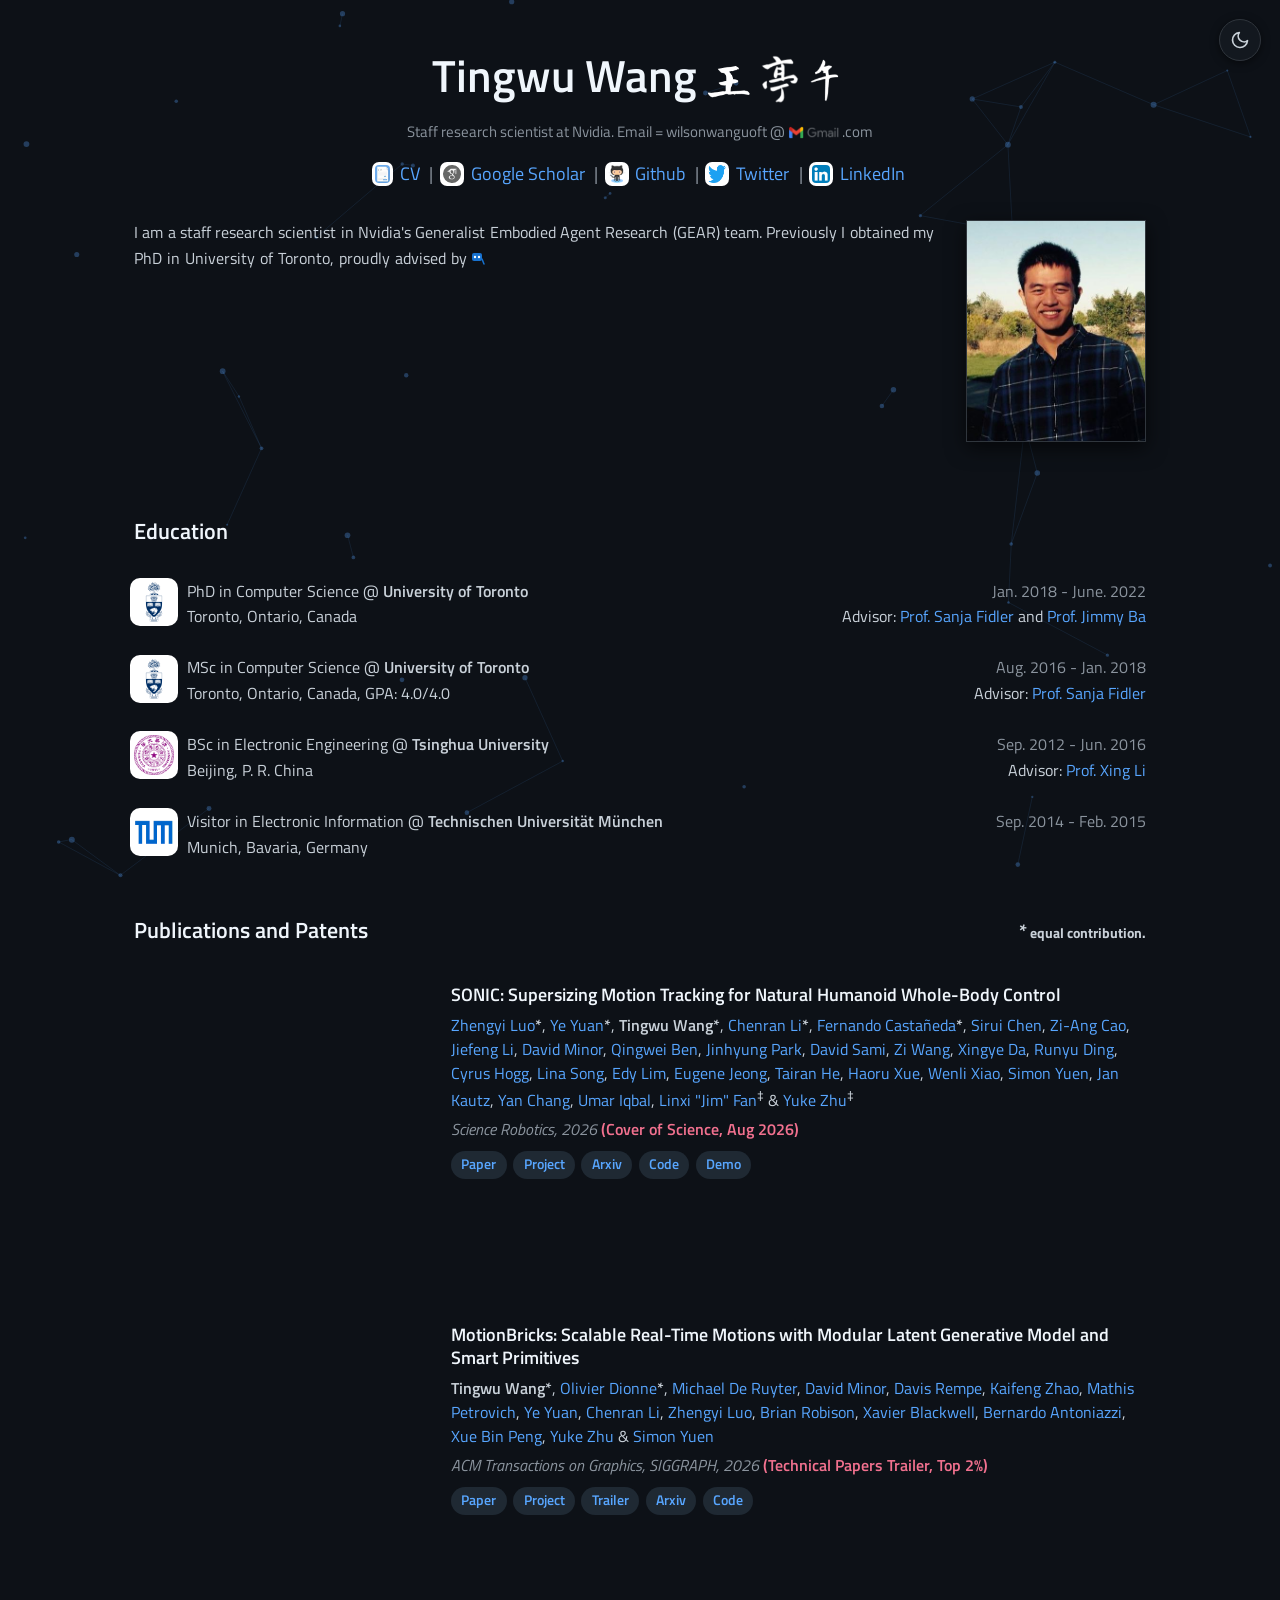
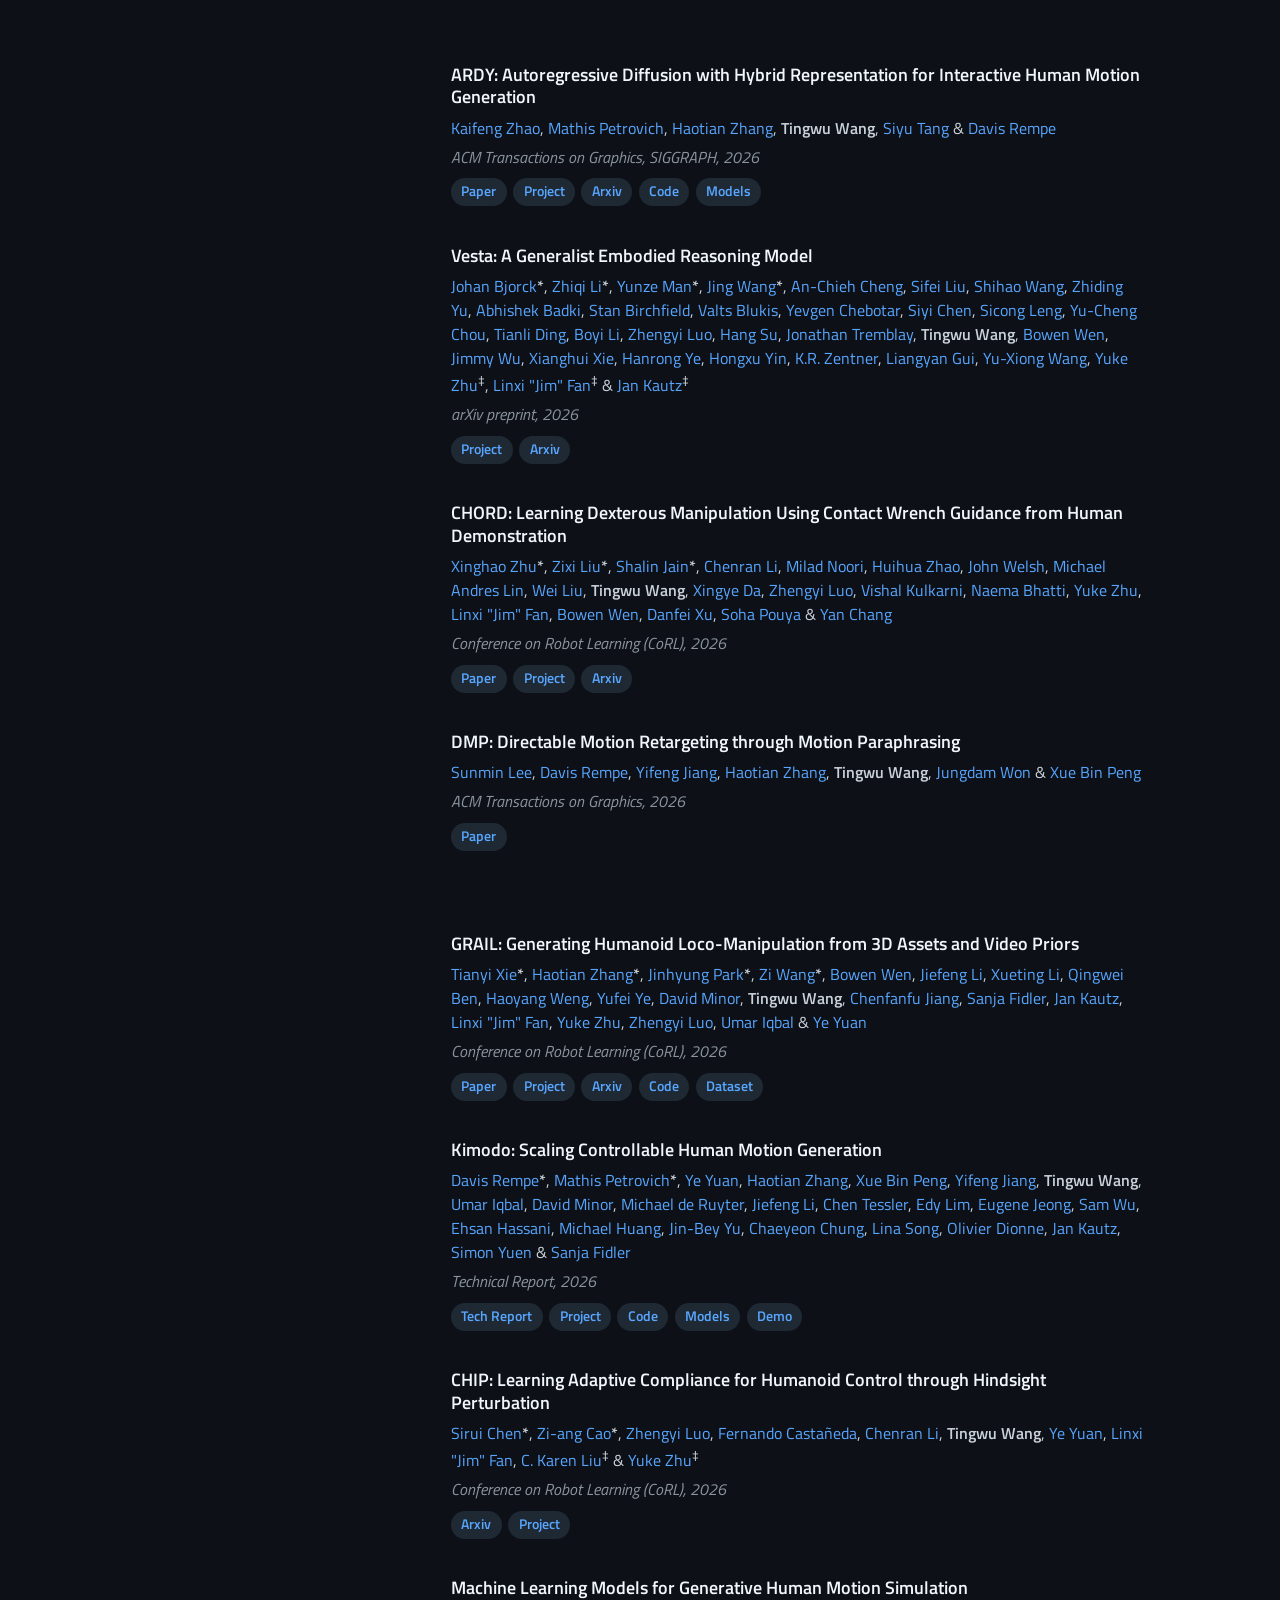
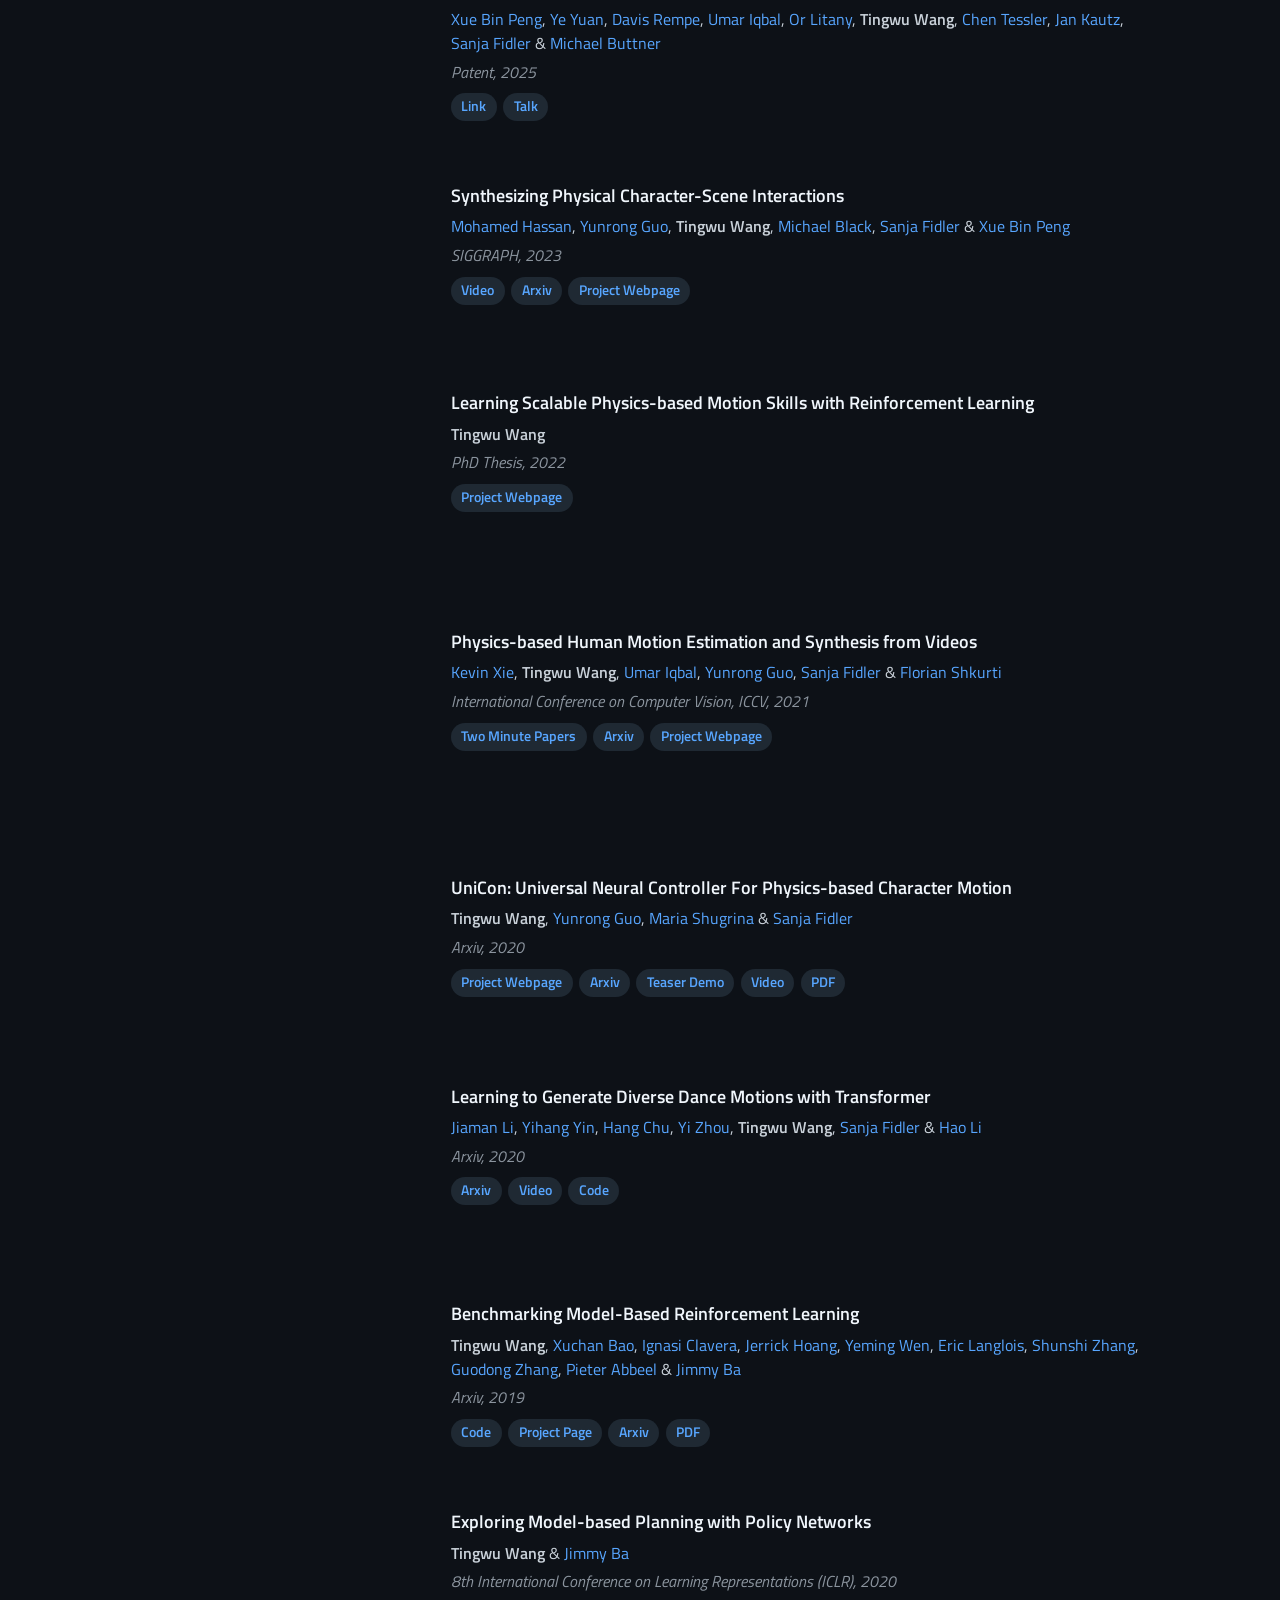
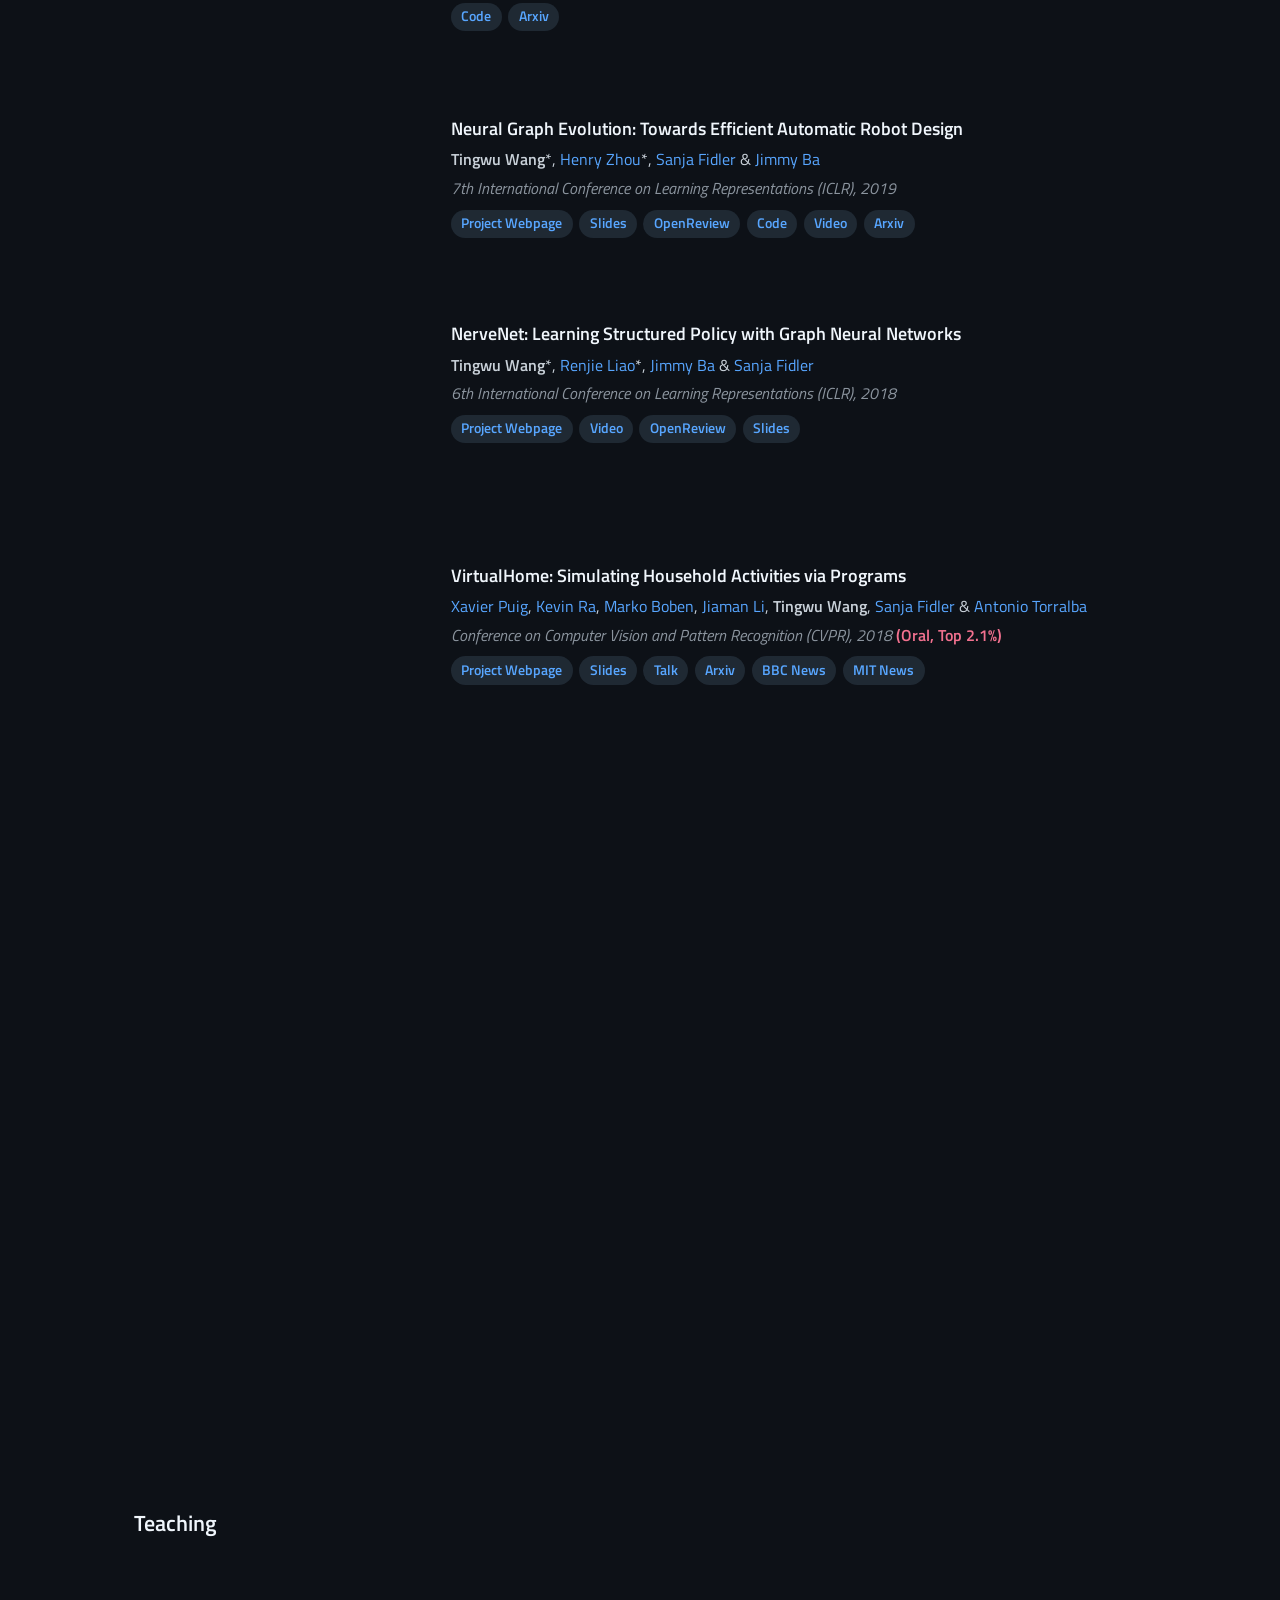
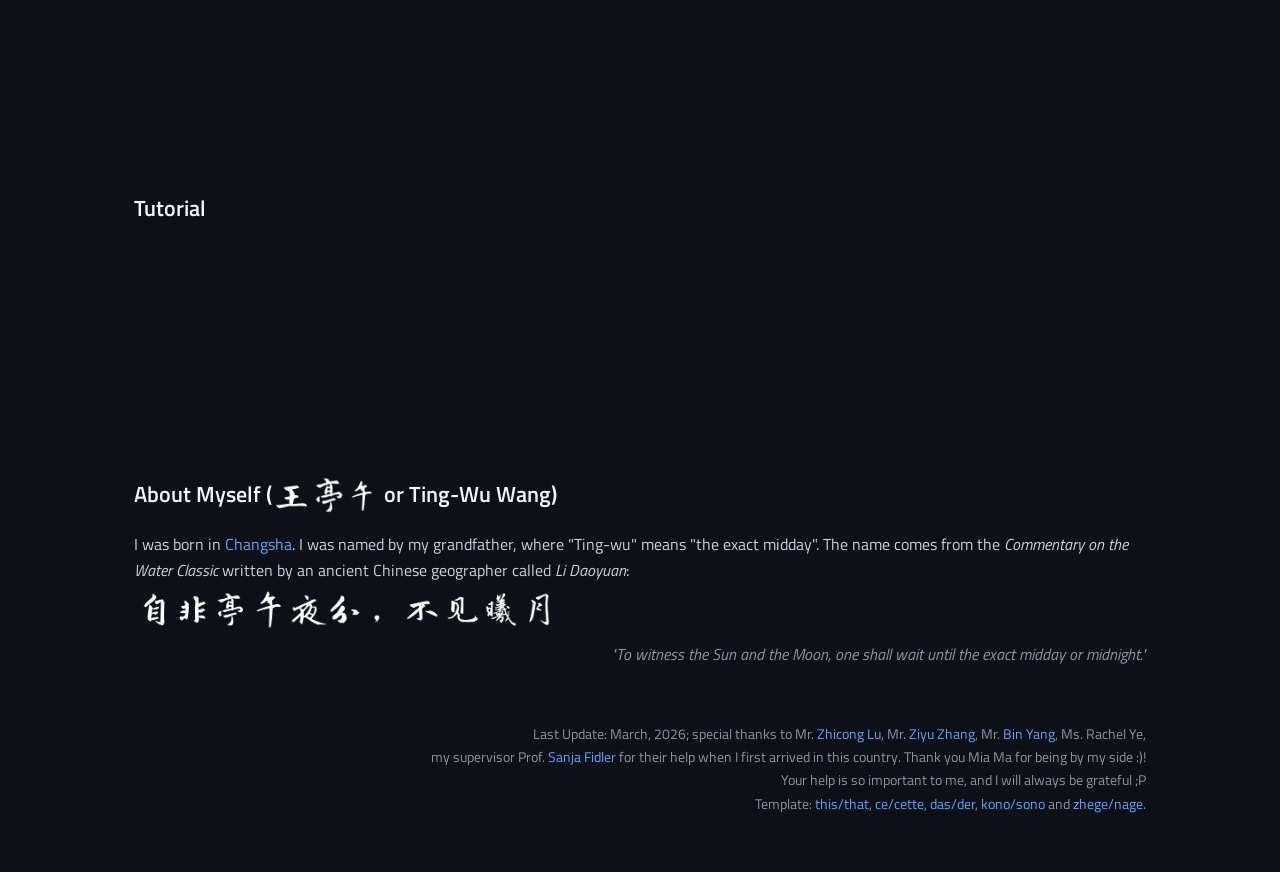
<file: index.html>
<!DOCTYPE html>
<html lang="en">
    <head>
        <meta charset="utf-8">
        <meta name="viewport" content="width=device-width, initial-scale=1">
        <title>Tingwu Wang</title>
        <meta name="description" content="Homepage of Tingwu Wang, Staff Research Scientist at NVIDIA GEAR">
        <link rel="canonical" href="https://tingwuwang.github.io/">

        <!-- Apply theme before paint to avoid a flash. Default follows the
             visitor's local time — "the exact midday or midnight" — unless they
             have made a manual choice (stored in localStorage). -->
        <script>
          (function () {
            try {
              var stored = localStorage.getItem('theme');
              var dark;
              if (stored) {
                dark = stored === 'dark';
              } else {
                var h = new Date().getHours();
                dark = (h < 7 || h >= 19); // 7am–7pm = midday/light, else midnight/dark
              }
              document.documentElement.setAttribute('data-theme', dark ? 'dark' : 'light');
            } catch (e) {}
          })();
        </script>

        <!-- Favicon + browser UI color -->
        <link rel="icon" href="favicon.svg" type="image/svg+xml">
        <meta name="theme-color" content="#ffffff" media="(prefers-color-scheme: light)">
        <meta name="theme-color" content="#0d1117" media="(prefers-color-scheme: dark)">

        <!-- Open Graph / Twitter card (link previews) -->
        <meta property="og:type" content="website">
        <meta property="og:title" content="Tingwu Wang">
        <meta property="og:description" content="Staff Research Scientist at NVIDIA GEAR — scalable, robust, generalist motion skills bridging the virtual and real worlds.">
        <meta property="og:url" content="https://tingwuwang.github.io/">
        <meta property="og:image" content="https://tingwuwang.github.io/resources/tingwu_head.jpg">
        <meta name="twitter:card" content="summary">
        <meta name="twitter:title" content="Tingwu Wang">
        <meta name="twitter:description" content="Staff Research Scientist at NVIDIA GEAR — scalable, robust, generalist motion skills bridging the virtual and real worlds.">
        <meta name="twitter:image" content="https://tingwuwang.github.io/resources/tingwu_head.jpg">

        <!-- Preconnect for Google Fonts -->
        <link rel="preconnect" href="https://fonts.googleapis.com">
        <link rel="preconnect" href="https://fonts.gstatic.com" crossorigin>
        <link href="https://fonts.googleapis.com/css2?family=Titillium+Web:ital,wght@0,300;0,400;0,600;0,700;1,300;1,400;1,600&display=swap" rel="stylesheet">

        <link rel="stylesheet" href="style.css">

        <!-- Google Analytics (placeholder) -->
        <!--
        <script async src="https://www.googletagmanager.com/gtag/js?id=G-XXXXXXXXXX"></script>
        <script>
            window.dataLayer = window.dataLayer || [];
            function gtag(){dataLayer.push(arguments);}
            gtag('js', new Date());
            gtag('config', 'G-XXXXXXXXXX');
        </script>
        -->

        <!-- Structured data for search engines -->
        <script type="application/ld+json">
        {
          "@context": "https://schema.org",
          "@type": "Person",
          "name": "Tingwu Wang",
          "alternateName": "王亭午",
          "jobTitle": "Staff Research Scientist",
          "worksFor": { "@type": "Organization", "name": "NVIDIA" },
          "alumniOf": [
            { "@type": "CollegeOrUniversity", "name": "University of Toronto" },
            { "@type": "CollegeOrUniversity", "name": "Tsinghua University" }
          ],
          "url": "https://tingwuwang.github.io/",
          "image": "https://tingwuwang.github.io/resources/tingwu_head.jpg",
          "sameAs": [
            "https://scholar.google.com/citations?user=HvJj-pEAAAAJ&hl=en",
            "https://github.com/WilsonWangTHU/",
            "https://twitter.com/TingwuWang",
            "https://www.linkedin.com/in/tingwu-wang-3a592baa/"
          ]
        }
        </script>
    </head>

    <body>
        <canvas id="particle-canvas" aria-hidden="true"></canvas>

        <button class="theme-toggle" type="button" aria-label="Switch to dark theme">
            <svg class="icon-moon" viewBox="0 0 24 24" fill="none" stroke="currentColor" stroke-width="2" stroke-linecap="round" stroke-linejoin="round" aria-hidden="true">
                <path d="M21 12.79A9 9 0 1 1 11.21 3 7 7 0 0 0 21 12.79z"/>
            </svg>
            <svg class="icon-sun" viewBox="0 0 24 24" fill="none" stroke="currentColor" stroke-width="2" stroke-linecap="round" stroke-linejoin="round" aria-hidden="true">
                <circle cx="12" cy="12" r="5"/>
                <line x1="12" y1="1" x2="12" y2="3"/>
                <line x1="12" y1="21" x2="12" y2="23"/>
                <line x1="4.22" y1="4.22" x2="5.64" y2="5.64"/>
                <line x1="18.36" y1="18.36" x2="19.78" y2="19.78"/>
                <line x1="1" y1="12" x2="3" y2="12"/>
                <line x1="21" y1="12" x2="23" y2="12"/>
                <line x1="4.22" y1="19.78" x2="5.64" y2="18.36"/>
                <line x1="18.36" y1="5.64" x2="19.78" y2="4.22"/>
            </svg>
        </button>

        <main class="site-container">

            <!-- ===== Hero / About ===== -->
            <section class="hero" id="about">
                <h1 class="hero-name">Tingwu Wang<img src="resources/tingwu.png" alt="Chinese characters for Tingwu"></h1>
                <p class="hero-contact">
                    Staff research scientist at Nvidia. Email = wilsonwanguoft @ <img style="height:14px; position:relative; top:2px;" src="resources/mail-gmail-logo-2020-ogp.png" alt="Gmail"> .com
                </p>
                <div class="hero-links">
                    <img src="resources/cv.jpg" alt="CV icon" style="width:15px; height:18px;">
                    <a href="resources/cv.pdf">CV</a>
                    <span class="link-sep">|</span>
                    <img src="resources/gscholar-button_inactive.svg" alt="Google Scholar icon">
                    <a href="https://scholar.google.com/citations?user=HvJj-pEAAAAJ&hl=en">Google Scholar</a>
                    <span class="link-sep">|</span>
                    <img src="resources/github.png" alt="GitHub icon">
                    <a href="https://github.com/WilsonWangTHU/">Github</a>
                    <span class="link-sep">|</span>
                    <img src="resources/twitter.png" alt="Twitter icon">
                    <a href="https://twitter.com/TingwuWang">Twitter</a>
                    <span class="link-sep">|</span>
                    <img src="resources/linkedin.png" alt="LinkedIn icon">
                    <a href="https://www.linkedin.com/in/tingwu-wang-3a592baa/">LinkedIn</a>
                </div>

                <div class="hero-bio">
                    <div class="hero-bio-text">
                        <p>
                            I am a staff research scientist in Nvidia's Generalist Embodied Agent Research (GEAR) team.
                            Previously I obtained my PhD in University of Toronto, proudly advised by Prof. <a href="http://www.cs.utoronto.ca/%7Efidler/">Sanja Fidler</a>
                            and Prof. <a href="https://jimmylba.github.io/">Jimmy Ba</a>.
                            My name is pronounced as <a href="https://translate.google.com/#zh-CN/zh-CN/%E4%BA%AD%E5%8D%88">Ting-Wu</a>, and it means "midday" in Chinese.
                        </p>
                        <p>
                            My research experience ranges widely from developing animation motion engines to deploying real robots.
                            Since my PhD, I have been dedicated to exploring a central theme: creating scalable, robust, and generalist motion skills that seamlessly bridge the virtual and real worlds.
                        </p>
                    </div>
                    <div class="hero-bio-photo">
                        <img src="resources/tingwu_head.jpg" alt="Photo of Tingwu Wang">
                    </div>
                </div>
            </section>

            <!-- ===== Education ===== -->
            <section id="education">
                <h2 class="section-heading">Education</h2>
                <ul class="edu-list">
                    <li class="edu-item animate-on-scroll">
                        <img src="resources/ut.png" alt="University of Toronto logo" loading="lazy">
                        <div class="edu-item-content">
                            <div class="edu-item-row">
                                <span>PhD in Computer Science @ <strong>University of Toronto</strong></span>
                                <span class="date">Jan. 2018 - June. 2022</span>
                            </div>
                            <div class="edu-item-row">
                                <span>Toronto, Ontario, Canada</span>
                                <span>Advisor: <a href="http://www.cs.utoronto.ca/%7Efidler/">Prof. Sanja Fidler</a> and <a href="https://jimmylba.github.io/">Prof. Jimmy Ba</a></span>
                            </div>
                        </div>
                    </li>
                    <li class="edu-item animate-on-scroll">
                        <img src="resources/ut.png" alt="University of Toronto logo" loading="lazy">
                        <div class="edu-item-content">
                            <div class="edu-item-row">
                                <span>MSc in Computer Science @ <strong>University of Toronto</strong></span>
                                <span class="date">Aug. 2016 - Jan. 2018</span>
                            </div>
                            <div class="edu-item-row">
                                <span>Toronto, Ontario, Canada, GPA: 4.0/4.0</span>
                                <span>Advisor: <a href="http://www.cs.utoronto.ca/%7Efidler/">Prof. Sanja Fidler</a></span>
                            </div>
                        </div>
                    </li>
                    <li class="edu-item animate-on-scroll">
                        <img src="resources/thu.png" alt="Tsinghua University logo" loading="lazy">
                        <div class="edu-item-content">
                            <div class="edu-item-row">
                                <span>BSc in Electronic Engineering @ <strong>Tsinghua University</strong></span>
                                <span class="date">Sep. 2012 - Jun. 2016</span>
                            </div>
                            <div class="edu-item-row">
                                <span>Beijing, P. R. China</span>
                                <span>Advisor: <a href="https://scholar.google.com/citations?user=YMUXzZMAAAAJ&hl=en">Prof. Xing Li</a></span>
                            </div>
                        </div>
                    </li>
                    <li class="edu-item animate-on-scroll">
                        <img src="resources/tum.png" alt="TU Munich logo" loading="lazy">
                        <div class="edu-item-content">
                            <div class="edu-item-row">
                                <span>Visitor in Electronic Information @ <strong>Technischen Universit&#228;t M&#252;nchen</strong></span>
                                <span class="date">Sep. 2014 - Feb. 2015</span>
                            </div>
                            <div class="edu-item-row">
                                <span>Munich, Bavaria, Germany</span>
                            </div>
                        </div>
                    </li>
                </ul>
            </section>

            <!-- ===== Publications and Patents ===== -->
            <section id="publications">
                <div class="section-heading-row">
                    <h2 class="section-heading">Publications and Patents</h2>
                    <span class="equal-contrib-note"><span style="font-size:1.3em;">*</span> equal contribution.</span>
                </div>

                <!-- SONIC -->
                <article class="pub-card animate-on-scroll">
                    <div class="pub-card-thumb">
                        <video class="lazy-video" loop muted playsinline preload="none" poster="resources/sonic_overview.poster.jpg" aria-label="SONIC humanoid motion tracking overview">
                            <source src="resources/sonic_overview.mp4" type="video/mp4">
                        </video>
                        <video class="lazy-video" loop muted playsinline preload="none" poster="resources/sonic_lawnmower.poster.jpg" aria-label="SONIC lawnmower demo">
                            <source src="resources/sonic_lawnmower.mp4" type="video/mp4">
                        </video>
                    </div>
                    <div class="pub-card-info">
                        <h3 class="pub-title">SONIC: Supersizing Motion Tracking for Natural Humanoid Whole-Body Control</h3>
                        <p class="pub-authors">
                            <a href="https://www.zhengyiluo.com/">Zhengyi Luo</a><strong>*</strong>,
                            <a href="https://www.ye-yuan.com/">Ye Yuan</a><strong>*</strong>,
                            <strong>Tingwu Wang*</strong>,
                            <a href="https://scholar.google.com/citations?user=O_PbKNMAAAAJ">Chenran Li</a><strong>*</strong>,
                            <a href="https://scholar.google.com/citations?user=U9WUBC4AAAAJ">Fernando Casta&#241;eda</a><strong>*</strong>,
                            <a href="https://ericcsr.github.io/">Sirui Chen</a>,
                            <a href="https://zi-ang-cao.github.io/">Zi-Ang Cao</a>,
                            <a href="https://jeffli.site/">Jiefeng Li</a>,
                            <a href="https://www.linkedin.com/in/david-minor-992295a8">David Minor</a>,
                            <a href="https://www.qingweiben.com/">Qingwei Ben</a>,
                            <a href="https://jindapark.github.io/">Jinhyung Park</a>,
                            <a href="https://www.linkedin.com/in/david-sami-1bb95640/">David Sami</a>,
                            <a href="https://www.linkedin.com/in/zi-wang-b675aa236">Zi Wang</a>,
                            <a href="https://scholar.google.com/citations?user=5lwj5vIAAAAJ">Xingye Da</a>,
                            <a href="https://dingry.github.io/">Runyu Ding</a>,
                            <a href="https://www.linkedin.com/in/cyrushogg">Cyrus Hogg</a>,
                            <a href="https://www.linkedin.com/in/linasong">Lina Song</a>,
                            <a href="https://www.linkedin.com/in/edysusantolim">Edy Lim</a>,
                            <a href="https://www.linkedin.com/in/eugene-ilyoung-jeong-831b074">Eugene Jeong</a>,
                            <a href="https://tairanhe.com/">Tairan He</a>,
                            <a href="https://haoruxue.github.io/">Haoru Xue</a>,
                            <a href="https://wenlixiao-cs.github.io/">Wenli Xiao</a>,
                            <a href="https://www.linkedin.com/in/simon-yuen-68ba851">Simon Yuen</a>,
                            <a href="https://jankautz.com/">Jan Kautz</a>,
                            <a href="https://www.linkedin.com/in/yanchang1">Yan Chang</a>,
                            <a href="https://www.umariqbal.info/">Umar Iqbal</a>,
                            <a href="https://jimfan.me">Linxi "Jim" Fan</a><sup>&#8225;</sup> &amp;
                            <a href="https://yukezhu.me">Yuke Zhu</a><sup>&#8225;</sup>
                        </p>
                        <p class="pub-venue"><em>Science Robotics</em>, 2026 <strong class="pub-highlight">(Cover of Science, Aug 2026)</strong></p>
                        <div class="pub-links">
                            <a href="https://www.science.org/doi/10.1126/scirobotics.aed4592">Paper</a>
                            <a href="https://nvlabs.github.io/GEAR-SONIC/">Project</a>
                            <a href="https://arxiv.org/abs/2511.07820">Arxiv</a>
                            <a href="https://github.com/NVlabs/GR00T-WholeBodyControl">Code</a>
                            <a href="https://nvlabs.github.io/GEAR-SONIC/demo.html">Demo</a>
                        </div>
                    </div>
                </article>

                <!-- MotionBricks -->
                <article class="pub-card animate-on-scroll">
                    <div class="pub-card-thumb">
                        <video class="lazy-video" loop muted playsinline preload="none" poster="resources/motionbricks_animation_teaser.poster.jpg" aria-label="MotionBricks animation teaser">
                            <source src="resources/motionbricks_animation_teaser.mp4" type="video/mp4">
                        </video>
                        <video class="lazy-video" loop muted playsinline preload="none" poster="resources/motionbricks_robotics_teaser.poster.jpg" aria-label="MotionBricks robotics teaser">
                            <source src="resources/motionbricks_robotics_teaser.mp4" type="video/mp4">
                        </video>
                    </div>
                    <div class="pub-card-info">
                        <h3 class="pub-title">MotionBricks: Scalable Real-Time Motions with Modular Latent Generative Model and Smart Primitives</h3>
                        <p class="pub-authors">
                            <strong>Tingwu Wang*</strong>,
                            <a href="https://www.linkedin.com/in/odionne/">Olivier Dionne</a><strong>*</strong>,
                            <a href="https://www.linkedin.com/in/michael-de-ruyter-3649ba/">Michael De Ruyter</a>,
                            <a href="https://www.linkedin.com/in/david-minor-992295a8">David Minor</a>,
                            <a href="https://davrempe.github.io/">Davis Rempe</a>,
                            <a href="https://zkf1997.github.io/">Kaifeng Zhao</a>,
                            <a href="https://mathis.petrovich.fr/">Mathis Petrovich</a>,
                            <a href="https://ye-yuan.com/">Ye Yuan</a>,
                            <a href="https://scholar.google.com/citations?user=O_PbKNMAAAAJ">Chenran Li</a>,
                            <a href="https://www.zhengyiluo.com/">Zhengyi Luo</a>,
                            <a href="https://www.linkedin.com/in/brianrobison/">Brian Robison</a>,
                            <a href="https://orcid.org/0009-0001-9905-4409">Xavier Blackwell</a>,
                            <a href="https://www.linkedin.com/in/bernardoantoniazzi/">Bernardo Antoniazzi</a>,
                            <a href="https://xbpeng.github.io/">Xue Bin Peng</a>,
                            <a href="https://yukezhu.me">Yuke Zhu</a> &amp;
                            <a href="https://www.linkedin.com/in/simon-yuen-68ba851">Simon Yuen</a>
                        </p>
                        <p class="pub-venue"><em>ACM Transactions on Graphics, SIGGRAPH</em>, 2026 <strong class="pub-highlight">(Technical Papers Trailer, Top 2%)</strong></p>
                        <div class="pub-links">
                            <a href="https://research.nvidia.com/labs/gear/motionbricks/pdfs/motionbricks_siggraph_2026.pdf">Paper</a>
                            <a href="https://nvlabs.github.io/motionbricks">Project</a>
                            <a href="https://www.youtube.com/watch?v=sIcGH3M5yPc">Trailer</a>
                            <a href="https://arxiv.org/abs/2604.24833">Arxiv</a>
                            <a href="https://github.com/NVlabs/GR00T-WholeBodyControl/tree/main/motionbricks">Code</a>
                        </div>
                    </div>
                </article>

                <!-- ARDY -->
                <article class="pub-card animate-on-scroll">
                    <div class="pub-card-thumb">
                        <video class="lazy-video" loop muted playsinline preload="none" poster="resources/ardy_text_teaser.poster.jpg" aria-label="ARDY online text-to-motion teaser">
                            <source src="resources/ardy_text_teaser.mp4" type="video/mp4">
                        </video>
                    </div>
                    <div class="pub-card-info">
                        <h3 class="pub-title">ARDY: Autoregressive Diffusion with Hybrid Representation for Interactive Human Motion Generation</h3>
                        <p class="pub-authors">
                            <a href="https://zkf1997.github.io/">Kaifeng Zhao</a>,
                            <a href="https://mathis.petrovich.fr/">Mathis Petrovich</a>,
                            <a href="https://cs.stanford.edu/~haotianz/">Haotian Zhang</a>,
                            <strong>Tingwu Wang</strong>,
                            <a href="https://vlg.inf.ethz.ch/team/Prof-Dr-Siyu-Tang.html">Siyu Tang</a> &amp;
                            <a href="https://davrempe.github.io/">Davis Rempe</a>
                        </p>
                        <p class="pub-venue"><em>ACM Transactions on Graphics, SIGGRAPH</em>, 2026</p>
                        <div class="pub-links">
                            <a href="https://research.nvidia.com/labs/sil/projects/ardy/assets/ardy_paper.pdf">Paper</a>
                            <a href="https://research.nvidia.com/labs/sil/projects/ardy/">Project</a>
                            <a href="https://arxiv.org/abs/2607.08741">Arxiv</a>
                            <a href="https://github.com/nv-tlabs/ardy">Code</a>
                            <a href="https://huggingface.co/collections/nvidia/ardy">Models</a>
                        </div>
                    </div>
                </article>

                <!-- Vesta -->
                <article class="pub-card animate-on-scroll">
                    <div class="pub-card-thumb">
                        <video class="lazy-video" loop muted playsinline preload="none" poster="resources/vesta_teaser.poster.jpg" aria-label="Vesta packing candies robot demo">
                            <source src="resources/vesta_teaser.mp4" type="video/mp4">
                        </video>
                    </div>
                    <div class="pub-card-info">
                        <h3 class="pub-title">Vesta: A Generalist Embodied Reasoning Model</h3>
                        <p class="pub-authors">
                            <a href="https://research.nvidia.com/person/johan-bjorck">Johan Bjorck</a><strong>*</strong>,
                            <a href="https://zhiqi-li.github.io/">Zhiqi Li</a><strong>*</strong>,
                            <a href="https://yunzeman.github.io/">Yunze Man</a><strong>*</strong>,
                            <a href="https://www.linkedin.com/in/jing-wang-457a67153/">Jing Wang</a><strong>*</strong>,
                            <a href="https://www.anjiecheng.me/">An-Chieh Cheng</a>,
                            <a href="https://sifeiliu.net/">Sifei Liu</a>,
                            <a href="https://exiawsh.github.io/">Shihao Wang</a>,
                            <a href="https://chrisding.github.io/">Zhiding Yu</a>,
                            <a href="https://abadki.github.io/">Abhishek Badki</a>,
                            <a href="https://sbirchfield.github.io/">Stan Birchfield</a>,
                            <a href="https://scholar.google.com/citations?user=i9-GzNYAAAAJ">Valts Blukis</a>,
                            <a href="https://scholar.google.com/citations?user=ADkiClQAAAAJ">Yevgen Chebotar</a>,
                            <a href="https://chicychen.github.io/">Siyi Chen</a>,
                            <a href="https://lengsicong.github.io/">Sicong Leng</a>,
                            <a href="https://johnson111788.github.io/">Yu-Cheng Chou</a>,
                            <a href="https://scholar.google.com/citations?user=_AoZDGEAAAAJ">Tianli Ding</a>,
                            <a href="https://sites.google.com/site/boyilics/">Boyi Li</a>,
                            <a href="https://www.zhengyiluo.com/">Zhengyi Luo</a>,
                            <a href="https://suhangpro.github.io/">Hang Su</a>,
                            <a href="https://research.nvidia.com/person/jonathan-tremblay">Jonathan Tremblay</a>,
                            <strong>Tingwu Wang</strong>,
                            <a href="https://wenbowen123.github.io/">Bowen Wen</a>,
                            <a href="https://jimmyyhwu.github.io/">Jimmy Wu</a>,
                            <a href="https://xiexh20.github.io/">Xianghui Xie</a>,
                            <a href="https://sites.google.com/site/yhrspace/">Hanrong Ye</a>,
                            <a href="https://hongxu-yin.github.io/">Hongxu Yin</a>,
                            <a href="https://zentner.io/">K.R. Zentner</a>,
                            <a href="https://lgui.web.illinois.edu/">Liangyan Gui</a>,
                            <a href="https://yxw.cs.illinois.edu/">Yu-Xiong Wang</a>,
                            <a href="https://yukezhu.me">Yuke Zhu</a><sup>&#8225;</sup>,
                            <a href="https://jimfan.me">Linxi "Jim" Fan</a><sup>&#8225;</sup> &amp;
                            <a href="https://jankautz.com/">Jan Kautz</a><sup>&#8225;</sup>
                        </p>
                        <p class="pub-venue"><em>arXiv preprint</em>, 2026</p>
                        <div class="pub-links">
                            <a href="https://research.nvidia.com/labs/gear/vesta/">Project</a>
                            <a href="https://arxiv.org/abs/2606.20905">Arxiv</a>
                        </div>
                    </div>
                </article>

                <!-- CHORD -->
                <article class="pub-card animate-on-scroll">
                    <div class="pub-card-thumb">
                        <video class="lazy-video" loop muted playsinline preload="none" poster="resources/chord_teaser.poster.jpg" aria-label="CHORD dexterous manipulation teaser">
                            <source src="resources/chord_teaser.mp4" type="video/mp4">
                        </video>
                    </div>
                    <div class="pub-card-info">
                        <h3 class="pub-title">CHORD: Learning Dexterous Manipulation Using Contact Wrench Guidance from Human Demonstration</h3>
                        <p class="pub-authors">
                            <a href="https://rolandzhu.github.io/">Xinghao Zhu</a><strong>*</strong>,
                            <a href="https://scholar.google.com/citations?user=4eeVPBoAAAAJ">Zixi Liu</a><strong>*</strong>,
                            <a href="https://shalin-jain.github.io/">Shalin Jain</a><strong>*</strong>,
                            <a href="https://scholar.google.com/citations?user=O_PbKNMAAAAJ">Chenran Li</a>,
                            <a href="https://www.linkedin.com/in/milad-noori-2854b8191/">Milad Noori</a>,
                            <a href="https://scholar.google.com/citations?user=kHhrz8EAAAAJ">Huihua Zhao</a>,
                            <a href="https://www.linkedin.com/in/john-welsh-213126183/">John Welsh</a>,
                            <a href="https://www.michaelalin.com/">Michael Andres Lin</a>,
                            <a href="https://scholar.google.com/citations?user=phi1B-0AAAAJ">Wei Liu</a>,
                            <strong>Tingwu Wang</strong>,
                            <a href="https://scholar.google.com/citations?user=5lwj5vIAAAAJ">Xingye Da</a>,
                            <a href="https://www.zhengyiluo.com/">Zhengyi Luo</a>,
                            <a href="https://www.linkedin.com/in/vishkul/">Vishal Kulkarni</a>,
                            <a href="https://www.linkedin.com/in/naemabhatti/">Naema Bhatti</a>,
                            <a href="https://yukezhu.me">Yuke Zhu</a>,
                            <a href="https://jimfan.me">Linxi "Jim" Fan</a>,
                            <a href="https://wenbowen123.github.io/">Bowen Wen</a>,
                            <a href="https://faculty.cc.gatech.edu/~danfei/">Danfei Xu</a>,
                            <a href="https://scholar.google.com/citations?user=qns86fUAAAAJ">Soha Pouya</a> &amp;
                            <a href="https://www.linkedin.com/in/yanchang1">Yan Chang</a>
                        </p>
                        <p class="pub-venue"><em>Conference on Robot Learning (CoRL)</em>, 2026</p>
                        <div class="pub-links">
                            <a href="https://nvidia-isaac.github.io/video_to_data/chord/chord.pdf">Paper</a>
                            <a href="https://nvidia-isaac.github.io/video_to_data/chord/">Project</a>
                            <a href="https://arxiv.org/abs/2607.00033">Arxiv</a>
                        </div>
                    </div>
                </article>

                <!-- DMP -->
                <article class="pub-card animate-on-scroll">
                    <div class="pub-card-thumb">
                        <video class="lazy-video" loop muted playsinline preload="none" poster="resources/dmp_teaser.poster.jpg" aria-label="DMP directable motion retargeting teaser">
                            <source src="resources/dmp_teaser.mp4" type="video/mp4">
                        </video>
                    </div>
                    <div class="pub-card-info">
                        <h3 class="pub-title">DMP: Directable Motion Retargeting through Motion Paraphrasing</h3>
                        <p class="pub-authors">
                            <a href="https://sunny-codes.github.io/">Sunmin Lee</a>,
                            <a href="https://davrempe.github.io/">Davis Rempe</a>,
                            <a href="https://cs.stanford.edu/~yifengj/">Yifeng Jiang</a>,
                            <a href="https://cs.stanford.edu/~haotianz/">Haotian Zhang</a>,
                            <strong>Tingwu Wang</strong>,
                            <a href="https://sites.google.com/view/jungdam/home">Jungdam Won</a> &amp;
                            <a href="https://xbpeng.github.io/">Xue Bin Peng</a>
                        </p>
                        <p class="pub-venue"><em>ACM Transactions on Graphics</em>, 2026</p>
                        <div class="pub-links">
                            <a href="https://dl.acm.org/doi/10.1145/3829359">Paper</a>
                        </div>
                    </div>
                </article>

                <!-- GRAIL -->
                <article class="pub-card animate-on-scroll">
                    <div class="pub-card-thumb">
                        <video class="lazy-video" loop muted playsinline preload="none" poster="resources/grail_teaser.poster.jpg" aria-label="GRAIL humanoid loco-manipulation teaser">
                            <source src="resources/grail_teaser.mp4" type="video/mp4">
                        </video>
                    </div>
                    <div class="pub-card-info">
                        <h3 class="pub-title">GRAIL: Generating Humanoid Loco-Manipulation from 3D Assets and Video Priors</h3>
                        <p class="pub-authors">
                            <a href="https://xpandora.github.io/">Tianyi Xie</a><strong>*</strong>,
                            <a href="https://cs.stanford.edu/~haotianz/">Haotian Zhang</a><strong>*</strong>,
                            <a href="https://jindapark.github.io/">Jinhyung Park</a><strong>*</strong>,
                            <a href="https://www.linkedin.com/in/zi-wang-b675aa236">Zi Wang</a><strong>*</strong>,
                            <a href="https://wenbowen123.github.io/">Bowen Wen</a>,
                            <a href="https://jeffli.site/">Jiefeng Li</a>,
                            <a href="https://sunshineatnoon.github.io/">Xueting Li</a>,
                            <a href="https://www.qingweiben.com/">Qingwei Ben</a>,
                            <a href="https://haoyangweng.pages.dev/">Haoyang Weng</a>,
                            <a href="https://judyye.github.io/">Yufei Ye</a>,
                            <a href="https://www.linkedin.com/in/david-minor-992295a8">David Minor</a>,
                            <strong>Tingwu Wang</strong>,
                            <a href="https://www.math.ucla.edu/%7Ecffjiang/">Chenfanfu Jiang</a>,
                            <a href="https://www.cs.utoronto.ca/%7Efidler/">Sanja Fidler</a>,
                            <a href="https://jankautz.com/">Jan Kautz</a>,
                            <a href="https://jimfan.me">Linxi "Jim" Fan</a>,
                            <a href="https://yukezhu.me">Yuke Zhu</a>,
                            <a href="https://www.zhengyiluo.com/">Zhengyi Luo</a>,
                            <a href="https://www.umariqbal.info/">Umar Iqbal</a> &amp;
                            <a href="https://www.ye-yuan.com/">Ye Yuan</a>
                        </p>
                        <p class="pub-venue"><em>Conference on Robot Learning (CoRL)</em>, 2026</p>
                        <div class="pub-links">
                            <a href="https://research.nvidia.com/labs/dair/grail/static/pdf/GRAIL.pdf">Paper</a>
                            <a href="https://research.nvidia.com/labs/dair/grail/">Project</a>
                            <a href="https://arxiv.org/abs/2606.05160">Arxiv</a>
                            <a href="https://github.com/NVlabs/GRAIL/">Code</a>
                            <a href="https://huggingface.co/datasets/nvidia/PhysicalAI-Robotics-Locomanipulation-GRAIL">Dataset</a>
                        </div>
                    </div>
                </article>

                <!-- Kimodo -->
                <article class="pub-card animate-on-scroll">
                    <div class="pub-card-thumb">
                        <video class="lazy-video" loop muted playsinline preload="none" poster="resources/teaser_kimodo.poster.jpg" aria-label="Kimodo controllable 3D motion generation">
                            <source src="resources/teaser_kimodo.mp4" type="video/mp4">
                        </video>
                    </div>
                    <div class="pub-card-info">
                        <h3 class="pub-title">Kimodo: Scaling Controllable Human Motion Generation</h3>
                        <p class="pub-authors">
                            <a href="https://davrempe.github.io/">Davis Rempe</a><strong>*</strong>,
                            <a href="https://mathis.petrovich.fr/">Mathis Petrovich</a><strong>*</strong>,
                            <a href="https://ye-yuan.com/">Ye Yuan</a>,
                            <a href="https://cs.stanford.edu/~haotianz/">Haotian Zhang</a>,
                            <a href="https://xbpeng.github.io/">Xue Bin Peng</a>,
                            <a href="https://cs.stanford.edu/~yifengj/">Yifeng Jiang</a>,
                            <strong>Tingwu Wang</strong>,
                            <a href="https://umariqbal.info/">Umar Iqbal</a>,
                            <a href="https://www.linkedin.com/in/david-minor-992295a8">David Minor</a>,
                            <a href="https://www.linkedin.com/in/michael-de-ruyter-3649ba/">Michael de Ruyter</a>,
                            <a href="https://jeffli.site/">Jiefeng Li</a>,
                            <a href="https://tesslerc.github.io/">Chen Tessler</a>,
                            <a href="https://www.linkedin.com/in/edysusantolim">Edy Lim</a>,
                            <a href="https://www.linkedin.com/in/eugene-ilyoung-jeong-831b074">Eugene Jeong</a>,
                            <a href="https://www.linkedin.com/in/sam-wu-80ba122/">Sam Wu</a>,
                            <a href="https://www.linkedin.com/in/ehsanhm/">Ehsan Hassani</a>,
                            <a href="https://www.linkedin.com/in/chmhuang/">Michael Huang</a>,
                            <a href="https://www.linkedin.com/in/phenixyu/">Jin-Bey Yu</a>,
                            <a href="https://cychungg.github.io/">Chaeyeon Chung</a>,
                            <a href="https://www.linkedin.com/in/linasong">Lina Song</a>,
                            <a href="https://www.linkedin.com/in/odionne/">Olivier Dionne</a>,
                            <a href="https://jankautz.com/">Jan Kautz</a>,
                            <a href="https://www.linkedin.com/in/simon-yuen-68ba851">Simon Yuen</a> &amp;
                            <a href="http://www.cs.toronto.edu/~fidler">Sanja Fidler</a>
                        </p>
                        <p class="pub-venue"><em>Technical Report</em>, 2026</p>
                        <div class="pub-links">
                            <a href="https://research.nvidia.com/labs/sil/projects/kimodo/assets/kimodo_tech_report.pdf">Tech Report</a>
                            <a href="https://research.nvidia.com/labs/sil/projects/kimodo/">Project</a>
                            <a href="https://github.com/nv-tlabs/kimodo">Code</a>
                            <a href="https://huggingface.co/collections/nvidia/kimodo-v1">Models</a>
                            <a href="https://huggingface.co/spaces/nvidia/Kimodo">Demo</a>
                        </div>
                    </div>
                </article>

                <!-- CHIP -->
                <article class="pub-card animate-on-scroll">
                    <div class="pub-card-thumb">
                        <video class="lazy-video" loop muted playsinline preload="none" poster="resources/chip_overview.poster.jpg" aria-label="CHIP humanoid control overview">
                            <source src="resources/chip_overview.mp4" type="video/mp4">
                        </video>
                    </div>
                    <div class="pub-card-info">
                        <h3 class="pub-title">CHIP: Learning Adaptive Compliance for Humanoid Control through Hindsight Perturbation</h3>
                        <p class="pub-authors">
                            <a href="https://ericcsr.github.io/">Sirui Chen</a><strong>*</strong>,
                            <a href="https://zi-ang-cao.github.io/">Zi-ang Cao</a><strong>*</strong>,
                            <a href="https://www.zhengyiluo.com/">Zhengyi Luo</a>,
                            <a href="https://scholar.google.com/citations?user=U9WUBC4AAAAJ">Fernando Casta&#241;eda</a>,
                            <a href="https://scholar.google.com/citations?user=O_PbKNMAAAAJ">Chenran Li</a>,
                            <strong>Tingwu Wang</strong>,
                            <a href="https://www.ye-yuan.com/">Ye Yuan</a>,
                            <a href="https://jimfan.me">Linxi "Jim" Fan</a>,
                            <a href="https://tml.stanford.edu/people/karen-liu">C. Karen Liu</a><sup>&#8225;</sup> &amp;
                            <a href="https://yukezhu.me">Yuke Zhu</a><sup>&#8225;</sup>
                        </p>
                        <p class="pub-venue"><em>Conference on Robot Learning (CoRL)</em>, 2026</p>
                        <div class="pub-links">
                            <a href="https://arxiv.org/abs/2512.14689">Arxiv</a>
                            <a href="https://nvlabs.github.io/CHIP/">Project</a>
                        </div>
                    </div>
                </article>

                <!-- MFM Patent -->
                <article class="pub-card animate-on-scroll">
                    <div class="pub-card-thumb">
                        <video class="lazy-video" loop muted playsinline preload="none" poster="resources/mfm.poster.jpg" aria-label="Generative human motion simulation">
                            <source src="resources/mfm.mp4" type="video/mp4">
                        </video>
                    </div>
                    <div class="pub-card-info">
                        <h3 class="pub-title">Machine Learning Models for Generative Human Motion Simulation</h3>
                        <p class="pub-authors">
                            <a href="https://xbpeng.github.io/">Xue Bin Peng</a>,
                            <a href="https://ye-yuan.com/">Ye Yuan</a>,
                            <a href="https://davrempe.github.io/">Davis Rempe</a>,
                            <a href="https://umariqbal.info/">Umar Iqbal</a>,
                            <a href="https://orlitany.github.io/">Or Litany</a>,
                            <strong>Tingwu Wang</strong>,
                            <a href="https://tesslerc.github.io/">Chen Tessler</a>,
                            <a href="https://jankautz.com/">Jan Kautz</a>,
                            <a href="http://www.cs.toronto.edu/~fidler">Sanja Fidler</a> &amp;
                            <a href="https://www.linkedin.com/in/michaelbuttner/">Michael Buttner</a>
                        </p>
                        <p class="pub-venue"><em>Patent</em>, 2025</p>
                        <div class="pub-links">
                            <a href="https://scholar.google.com/citations?view_op=view_citation&hl=en&user=HvJj-pEAAAAJ&sortby=pubdate&citation_for_view=HvJj-pEAAAAJ:M3ejUd6NZC8C">Link</a>
                            <a href="https://youtu.be/c7PArTVAYEA?si=LNtY16d-eEupAVus&t=2620">Talk</a>
                        </div>
                    </div>
                </article>

                <!-- InterPhys -->
                <article class="pub-card animate-on-scroll">
                    <div class="pub-card-thumb">
                        <video class="lazy-video" loop muted playsinline preload="none" poster="resources/inter_phys_teaser.poster.jpg" aria-label="Physical character-scene interactions">
                            <source src="resources/inter_phys_teaser.mp4" type="video/mp4">
                        </video>
                    </div>
                    <div class="pub-card-info">
                        <h3 class="pub-title">Synthesizing Physical Character-Scene Interactions</h3>
                        <p class="pub-authors">
                            <a href="https://mohamedhassanmus.github.io/">Mohamed Hassan</a>,
                            <a href="https://www.linkedin.com/in/kelly-guo-18316982/">Yunrong Guo</a>,
                            <strong>Tingwu Wang</strong>,
                            <a href="https://ps.is.mpg.de/person/black">Michael Black</a>,
                            <a href="http://www.cs.toronto.edu/~fidler">Sanja Fidler</a> &amp;
                            <a href="https://xbpeng.github.io/">Xue Bin Peng</a>
                        </p>
                        <p class="pub-venue"><em>SIGGRAPH</em>, 2023</p>
                        <div class="pub-links">
                            <a href="https://www.youtube.com/watch?v=q3hyQdaElQQ">Video</a>
                            <a href="https://arxiv.org/abs/2302.00883">Arxiv</a>
                            <a href="https://xbpeng.github.io/projects/InterPhys/index.html">Project Webpage</a>
                        </div>
                    </div>
                </article>

                <!-- PhD Thesis -->
                <article class="pub-card animate-on-scroll">
                    <div class="pub-card-thumb">
                        <img src="resources/graphcon_teaser.png" alt="Physics-based motion skills thesis" loading="lazy">
                    </div>
                    <div class="pub-card-info">
                        <h3 class="pub-title">Learning Scalable Physics-based Motion Skills with Reinforcement Learning</h3>
                        <p class="pub-authors">
                            <strong>Tingwu Wang</strong>
                        </p>
                        <p class="pub-venue"><em>PhD Thesis</em>, 2022</p>
                        <div class="pub-links">
                            <a href="https://tspace.library.utoronto.ca/handle/1807/128326">Project Webpage</a>
                        </div>
                    </div>
                </article>

                <!-- Physics-based Human Motion -->
                <article class="pub-card animate-on-scroll">
                    <div class="pub-card-thumb">
                        <img src="resources/thumbnail_kinematics.png" alt="Physics-based human motion estimation" loading="lazy">
                    </div>
                    <div class="pub-card-info">
                        <h3 class="pub-title">Physics-based Human Motion Estimation and Synthesis from Videos</h3>
                        <p class="pub-authors">
                            <a href="https://kevincxie.github.io/">Kevin Xie</a>,
                            <strong>Tingwu Wang</strong>,
                            <a href="http://www.umariqbal.info/">Umar Iqbal</a>,
                            <a href="https://www.linkedin.com/in/kelly-guo-18316982/">Yunrong Guo</a>,
                            <a href="http://www.cs.toronto.edu/~fidler">Sanja Fidler</a> &amp;
                            <a href="http://www.cs.toronto.edu/~florian/">Florian Shkurti</a>
                        </p>
                        <p class="pub-venue"><em>International Conference on Computer Vision, ICCV</em>, 2021</p>
                        <div class="pub-links">
                            <a href="https://www.youtube.com/watch?v=MrKlPvWvQ2Q">Two Minute Papers</a>
                            <a href="https://arxiv.org/abs/2109.09913">Arxiv</a>
                            <a href="https://nv-tlabs.github.io/physics-pose-estimation-project-page/">Project Webpage</a>
                        </div>
                    </div>
                </article>

                <!-- UniCon -->
                <article class="pub-card animate-on-scroll">
                    <div class="pub-card-thumb">
                        <img src="resources/thumbnail_unicon_cover.png" alt="UniCon universal neural controller" loading="lazy">
                    </div>
                    <div class="pub-card-info">
                        <h3 class="pub-title">UniCon: Universal Neural Controller For Physics-based Character Motion</h3>
                        <p class="pub-authors">
                            <strong>Tingwu Wang</strong>,
                            <a href="https://github.com/kelBear">Yunrong Guo</a>,
                            <a href="https://shumash.com/">Maria Shugrina</a> &amp;
                            <a href="http://www.cs.toronto.edu/~fidler">Sanja Fidler</a>
                        </p>
                        <p class="pub-venue"><em>Arxiv</em>, 2020</p>
                        <div class="pub-links">
                            <a href="https://nv-tlabs.github.io/unicon/">Project Webpage</a>
                            <a href="https://arxiv.org/abs/2011.15119">Arxiv</a>
                            <a href="https://nv-tlabs.github.io/unicon/resources/teaser.mp4">Teaser Demo</a>
                            <a href="https://nv-tlabs.github.io/unicon/resources/main_demo.mp4">Video</a>
                            <a href="https://nv-tlabs.github.io/unicon/resources/main.pdf">PDF</a>
                        </div>
                    </div>
                </article>

                <!-- Diverse Dance Motions -->
                <article class="pub-card animate-on-scroll">
                    <div class="pub-card-thumb">
                        <img src="resources/thumbnail_diverseMotionTransfer.png" alt="Diverse dance motion generation" loading="lazy">
                    </div>
                    <div class="pub-card-info">
                        <h3 class="pub-title">Learning to Generate Diverse Dance Motions with Transformer</h3>
                        <p class="pub-authors">
                            <a href="http://lijiaman.github.io/">Jiaman Li</a>,
                            <a href="https://somedaywilldo.github.io/">Yihang Yin</a>,
                            <a href="http://chuhang.github.io/">Hang Chu</a>,
                            <a href="https://zhouyisjtu.github.io/">Yi Zhou</a>,
                            <strong>Tingwu Wang</strong>,
                            <a href="http://www.cs.toronto.edu/~fidler">Sanja Fidler</a> &amp;
                            <a href="http://www.hao-li.com/Hao_Li/Hao_Li_-_about_me.html">Hao Li</a>
                        </p>
                        <p class="pub-venue"><em>Arxiv</em>, 2020</p>
                        <div class="pub-links">
                            <a href="https://arxiv.org/abs/2008.08171">Arxiv</a>
                            <a href="https://www.youtube.com/watch?v=_nQC27KW5tM">Video</a>
                            <a href="https://github.com/lijiaman/motion_transformer">Code</a>
                        </div>
                    </div>
                </article>

                <!-- MBBL -->
                <article class="pub-card animate-on-scroll">
                    <div class="pub-card-thumb">
                        <img src="resources/thumbnail_mbbl_front_index.png" alt="Model-based RL benchmarking" loading="lazy">
                    </div>
                    <div class="pub-card-info">
                        <h3 class="pub-title">Benchmarking Model-Based Reinforcement Learning</h3>
                        <p class="pub-authors">
                            <strong>Tingwu Wang</strong>,
                            <a href="https://ca.linkedin.com/in/xuchan-bao-328b8810a">Xuchan Bao</a>,
                            <a href="https://iclavera.github.io/">Ignasi Clavera</a>,
                            <a href="https://www.linkedin.com/in/jerrick-hoang-06093035/">Jerrick Hoang</a>,
                            <a href="http://www.cs.toronto.edu/~ywen/">Yeming Wen</a>,
                            <a href="https://www.linkedin.com/in/edtsft/?originalSubdomain=ca">Eric Langlois</a>,
                            <a href="https://www.linkedin.com/in/matthew-zhang-218253140/?originalSubdomain=ca">Shunshi Zhang</a>,
                            <a href="http://www.cs.toronto.edu/~gdzhang/">Guodong Zhang</a>,
                            <a href="https://people.eecs.berkeley.edu/~pabbeel/">Pieter Abbeel</a> &amp;
                            <a href="http://jimmylba.github.io/">Jimmy Ba</a>
                        </p>
                        <p class="pub-venue"><em>Arxiv</em>, 2019</p>
                        <div class="pub-links">
                            <a href="https://github.com/WilsonWangTHU/mbbl">Code</a>
                            <a href="mbrl/mbrl.html">Project Page</a>
                            <a href="https://arxiv.org/abs/1907.02057">Arxiv</a>
                            <a href="mbrl/mbrl.pdf">PDF</a>
                        </div>
                    </div>
                </article>

                <!-- POPLIN -->
                <article class="pub-card animate-on-scroll">
                    <div class="pub-card-thumb">
                        <img src="resources/thumbnail_POPLIN_title.png" alt="POPLIN model-based planning" loading="lazy">
                    </div>
                    <div class="pub-card-info">
                        <h3 class="pub-title">Exploring Model-based Planning with Policy Networks</h3>
                        <p class="pub-authors">
                            <strong>Tingwu Wang</strong>
                            &amp; <a href="http://jimmylba.github.io/">Jimmy Ba</a>
                        </p>
                        <p class="pub-venue"><em>8th International Conference on Learning Representations (ICLR)</em>, 2020</p>
                        <div class="pub-links">
                            <a href="https://github.com/WilsonWangTHU/POPLIN">Code</a>
                            <a href="https://arxiv.org/abs/1906.08649">Arxiv</a>
                        </div>
                    </div>
                </article>

                <!-- Neural Graph Evolution -->
                <article class="pub-card animate-on-scroll">
                    <div class="pub-card-thumb">
                        <img src="resources/thumbnail_nge_title.png" alt="Neural graph evolution for robot design" loading="lazy">
                    </div>
                    <div class="pub-card-info">
                        <h3 class="pub-title">Neural Graph Evolution: Towards Efficient Automatic Robot Design</h3>
                        <p class="pub-authors">
                            <strong>Tingwu Wang</strong>*,
                            <a href="https://henryzhou7.github.io/">Henry Zhou</a>*,
                            <a href="http://www.cs.toronto.edu/~fidler">Sanja Fidler</a> &amp; <a href="http://jimmylba.github.io/">Jimmy Ba</a>
                        </p>
                        <p class="pub-venue"><em>7th International Conference on Learning Representations (ICLR)</em>, 2019</p>
                        <div class="pub-links">
                            <a href="http://www.cs.toronto.edu/~henryzhou/NGE_website/">Project Webpage</a>
                            <a href="papers_slides/nte_slides.pdf">Slides</a>
                            <a href="https://openreview.net/forum?id=BkgWHnR5tm">OpenReview</a>
                            <a href="https://github.com/WilsonWangTHU/neural_graph_evolution">Code</a>
                            <a href="https://www.youtube.com/watch?v=btyY-tFnRDw">Video</a>
                            <a href="https://arxiv.org/abs/1906.05370">Arxiv</a>
                        </div>
                    </div>
                </article>

                <!-- NerveNet -->
                <article class="pub-card animate-on-scroll">
                    <div class="pub-card-thumb">
                        <img src="resources/thumbnail_nervenet.png" alt="NerveNet graph neural network policy" loading="lazy">
                    </div>
                    <div class="pub-card-info">
                        <h3 class="pub-title">NerveNet: Learning Structured Policy with Graph Neural Networks</h3>
                        <p class="pub-authors">
                            <strong>Tingwu Wang</strong>*,
                            <a href="http://www.cs.toronto.edu/~rjliao/">Renjie Liao</a>*,
                            <a href="http://jimmylba.github.io/">Jimmy Ba</a> &amp; <a href="http://www.cs.toronto.edu/~fidler">Sanja Fidler</a>
                        </p>
                        <p class="pub-venue"><em>6th International Conference on Learning Representations (ICLR)</em>, 2018</p>
                        <div class="pub-links">
                            <a href="nervenet/nervenet.html">Project Webpage</a>
                            <a href="https://www.youtube.com/watch?v=ImSlirW1EI8">Video</a>
                            <a href="https://openreview.net/forum?id=S1sqHMZCb">OpenReview</a>
                            <a href="nervenet/nervenet_slides.pdf">Slides</a>
                        </div>
                    </div>
                </article>

                <!-- VirtualHome -->
                <article class="pub-card animate-on-scroll">
                    <div class="pub-card-thumb">
                        <img src="resources/thumbnail_virtualhouse.png" alt="VirtualHome household simulation" loading="lazy">
                    </div>
                    <div class="pub-card-info">
                        <h3 class="pub-title">VirtualHome: Simulating Household Activities via Programs</h3>
                        <p class="pub-authors">
                            <a href="http://people.csail.mit.edu/xavierpuig/">Xavier Puig</a>,
                            <a href="https://github.com/kevinra">Kevin Ra</a>,
                            <a href="https://www.fri.uni-lj.si/en/employees/marko-boben">Marko Boben</a>,
                            <a href="http://lijiaman.github.io/">Jiaman Li</a>,
                            <strong>Tingwu Wang</strong>,
                            <a href="http://www.cs.toronto.edu/~fidler">Sanja Fidler</a> &amp;
                            <a href="http://web.mit.edu/torralba/www/">Antonio Torralba</a>
                        </p>
                        <p class="pub-venue"><em>Conference on Computer Vision and Pattern Recognition (CVPR)</em>, 2018 <strong class="pub-highlight">(Oral, Top 2.1%)</strong></p>
                        <div class="pub-links">
                            <a href="http://virtual-home.org/">Project Webpage</a>
                            <a href="papers_slides/virtualhouse_slides.pdf">Slides</a>
                            <a href="https://www.youtube.com/watch?v=BB5-N9AIqP8">Talk</a>
                            <a href="https://arxiv.org/pdf/1806.07011.pdf">Arxiv</a>
                            <a href="https://www.bbc.com/news/av/technology-44319044/the-robots-taking-on-your-housework">BBC News</a>
                            <a href="http://news.mit.edu/2018/mit-csail-teaching-chores-artificial-agent-0530">MIT News</a>
                        </div>
                    </div>
                </article>

                <!-- WCNC -->
                <article class="pub-card animate-on-scroll">
                    <div class="pub-card-thumb">
                        <img src="resources/thumbnail_epochs.png" alt="Solar energy WiFi access point selection" loading="lazy">
                    </div>
                    <div class="pub-card-info">
                        <h3 class="pub-title">Access Points Selection in Super WiFi Network Powered by Solar Energy Harvesting</h3>
                        <p class="pub-authors">
                            <strong>Tingwu Wang</strong>,
                            <a href="http://www.jiangchunxiao.net/index.html">Chunxiao Jiang</a> &amp;
                            <a href="https://www.ee.tsinghua.edu.cn/en/info/1070/1317.htm">Yong Ren</a>
                        </p>
                        <p class="pub-venue"><em>IEEE Wireless Communications and Networking Conference (WCNC)</em>, 2016</p>
                        <div class="pub-links">
                            <a href="papers_slides/wcnc.pdf">PDF</a>
                            <a href="https://ieeexplore.ieee.org/document/7564863">IEEE Webpage</a>
                        </div>
                    </div>
                </article>

                <!-- VTC -->
                <article class="pub-card animate-on-scroll">
                    <div class="pub-card-thumb">
                        <img src="resources/thumbnail_vtc16.png" alt="Energy harvesting POMDP WiFi access" loading="lazy">
                    </div>
                    <div class="pub-card-info">
                        <h3 class="pub-title">Access Strategy in Energy Harvesting Super WiFi Network: A POMDP Method</h3>
                        <p class="pub-authors">
                            <strong>Tingwu Wang</strong>,
                            <a href="http://web.ee.tsinghua.edu.cn/wangjian1/en/index.htm">Jian Wang</a>,
                            <a href="http://www.jiangchunxiao.net/index.html">Chunxiao Jiang</a>,
                            <a href="https://scholar.google.com/citations?user=c32E_h4AAAAJ&hl=en">Jingjing Wang</a> &amp;
                            <a href="https://www.ee.tsinghua.edu.cn/en/info/1070/1317.htm">Yong Ren</a>
                        </p>
                        <p class="pub-venue"><em>IEEE 83rd Vehicular Technology Conference (VTC)</em>, 2016</p>
                        <div class="pub-links">
                            <a href="http://ieeexplore.ieee.org/stamp/stamp.jsp?arnumber=7504116">PDF</a>
                            <a href="https://arxiv.org/abs/1701.00241">Arxiv</a>
                            <a href="https://ieeexplore.ieee.org/document/7504116">IEEE Webpage</a>
                            <a href="https://github.com/WilsonWangTHU/GLOBECOM_SIM">Code</a>
                        </div>
                    </div>
                </article>

                <!-- Costume Detection Patent -->
                <article class="pub-card animate-on-scroll">
                    <div class="pub-card-thumb">
                        <img src="resources/thumbnail_dataset.jpg" alt="Costume detection dataset" loading="lazy">
                    </div>
                    <div class="pub-card-info">
                        <h3 class="pub-title">Costume Detection and Attribute Value Identification Method and System</h3>
                        <p class="pub-authors">
                            <a href="https://puzzledqs.github.io/">Qiu Shi</a>,
                            Po Man Cheng,
                            <strong>Tingwu Wang</strong>,
                            <a href="https://scholar.google.com/citations?user=K8oom-cAAAAJ&hl=en">Yan Xia</a> &amp;
                            <a href="http://www.statfe.com/index.html">Wei Zhang</a>.
                        </p>
                        <p class="pub-venue">Patent: <em>CN105447529 A</em>, 2016.</p>
                        <p class="pub-note">
                            Work done as an intern in SenseTime. Contributions used in <a href="https://liuziwei7.github.io/projects/DeepFashion.html">DeepFashion</a>.
                        </p>
                    </div>
                </article>
            </section>

            <!-- ===== Teaching ===== -->
            <section id="teaching">
                <h2 class="section-heading">Teaching</h2>
                <ul class="teaching-list">
                    <li class="animate-on-scroll">
                        <div class="teaching-item-row">
                            <span>Teaching Assistant, <strong><a href="http://www.teach.cs.toronto.edu/~csc420h/fall/">CSC 420: Introduction to Image Understanding</a></strong></span>
                            <span class="date">Aug. 2016 - Dec. 2016</span>
                        </div>
                    </li>
                    <li class="animate-on-scroll">
                        <div class="teaching-item-row">
                            <span>Teaching Assistant, <strong><a href="http://www.cs.toronto.edu/~kyros/courses/320/">CSC 320: Introduction to Visual Computing</a></strong></span>
                            <span class="date">Jan. 2017 - Mar. 2017</span>
                        </div>
                    </li>
                    <li class="animate-on-scroll">
                        <div class="teaching-item-row">
                            <span>Teaching Assistant, <strong><a href="http://www.cs.toronto.edu/~jlucas/teaching/csc411/">CSC 411: Introduction to Machine Learning</a></strong></span>
                            <span class="date">Aug. 2017 - Jan. 2018</span>
                        </div>
                    </li>
                    <li class="animate-on-scroll">
                        <div class="teaching-item-row">
                            <span>Teaching Assistant, <strong><a href="http://www.cs.toronto.edu/~guerzhoy/411/">CSC 411: Machine Learning and Data Mining</a></strong></span>
                            <span class="date">Jan. 2018 - Mar. 2018</span>
                        </div>
                    </li>
                    <li class="animate-on-scroll">
                        <div class="teaching-item-row">
                            <span>Teaching Assistant, <strong><a href="https://jimmylba.github.io/">CSC 2541: Topics in Machine Learning: Deep Reinforcement Learning</a></strong></span>
                            <span class="date">Aug. 2018 - Jan. 2019</span>
                        </div>
                    </li>
                    <li class="animate-on-scroll">
                        <div class="teaching-item-row">
                            <span>Teaching Assistant, <strong><a href="https://www.pair.toronto.edu/csc2621-w20/">CSC 2621: Topics in Robotics: Deep Reinforcement Learning</a></strong></span>
                            <span class="date">Jan. 2020 - Mar. 2020</span>
                        </div>
                    </li>
                </ul>
            </section>

            <!-- ===== Tutorials ===== -->
            <section id="tutorials">
                <h2 class="section-heading">Tutorial</h2>
                <ul class="teaching-list">
                    <li class="animate-on-scroll">
                        Tutorial on <a href="papers_slides/trpo.pdf">Trust Region Policy Optimization</a>
                    </li>
                    <li class="animate-on-scroll">
                        Tutorial on model-based RL: <a href="papers_slides/model_based_rl.pdf">A Step Closer to Model Based Reinforcement Learning</a>
                    </li>
                    <li class="animate-on-scroll">
                        Tutorial on <a href="papers_slides/REINFORCE.pdf">Reinforcement Learning: Policy Gradient</a> in
                        <strong><a href="http://www.teach.cs.toronto.edu/~csc411h/winter/">CSC 411: Introduction to Machine Learning</a></strong>
                    </li>
                    <li class="animate-on-scroll">
                        Tutorial on <a href="papers_slides/RL_tutorial.pdf">Reinforcement Learning: Q-Learning</a> in
                        <strong><a href="http://www.cs.toronto.edu/~jlucas/teaching/csc411/index.html">CSC 411: Introduction to Machine Learning</a></strong>
                    </li>
                    <li class="animate-on-scroll">
                        Tutorial on <a href="papers_slides/semantic_segmentation.pdf">Semantic Segmentation</a> in
                        <strong><a href="http://www.teach.cs.toronto.edu/~csc420h/fall/">CSC 420: Introduction to Image Understanding</a></strong>
                    </li>
                    <li class="animate-on-scroll">
                        Tutorial on <a href="papers_slides/rnn_tutorial.pdf">Recurrent Neural Network</a> in
                        <strong><a href="http://www.cs.toronto.edu/~urtasun/courses/CSC2541_Winter17/CSC2541_Winter17.html">CSC2541: Sport Analytics</a></strong>
                    </li>
                </ul>
            </section>

            <!-- ===== About Myself ===== -->
            <section id="myself" class="about-section">
                <h2 class="section-heading">About Myself (<img src="resources/tingwu.png" alt="Chinese characters for Tingwu" style="height: 40px; vertical-align: middle;"> or Ting-Wu Wang)</h2>
                <p>
                    I was born in <a href="https://www.youtube.com/watch?v=f55mg097gSo">Changsha</a>. I was named by my grandfather, where "Ting-wu" means "the exact midday". The name comes from the <em>Commentary on the Water Classic</em> written by an ancient Chinese geographer called <em>Li Daoyuan</em>:<br>
                    <img class="poem-img" src="resources/poem.png" alt="Chinese poem excerpt">
                    <span class="poem-translation">"To witness the Sun and the Moon, one shall wait until the exact midday or midnight."</span>
                </p>
            </section>

            <!-- ===== Footer ===== -->
            <footer class="site-footer">
                Last Update: March, 2026;
                special thanks to Mr. <a href="http://www.cs.utoronto.ca/~luzhc/">Zhicong Lu</a>,
                Mr. <a href="http://www.cs.toronto.edu/~zzhang/">Ziyu Zhang</a>,
                Mr. <a href="http://www.cs.toronto.edu/~byang/">Bin Yang</a>,
                Ms. Rachel Ye,
                <br>
                my supervisor Prof. <a href="http://www.cs.utoronto.ca/%7Efidler/">Sanja Fidler</a> for their help when I first arrived in this country.
                Thank you Mia Ma for being by my side :)!
                <br>
                Your help is so important to me, and I will always be grateful ;P
                <br>
                Template: <a href="http://people.eecs.berkeley.edu/~pathak/">this/that</a>,
                <a href="http://www.cs.berkeley.edu/~barron/">ce/cette</a>,
                <a href="http://www.cs.berkeley.edu/~akar/">das/der</a>,
                <a href="http://www.cs.berkeley.edu/~sgupta/">kono/sono</a> and
                <a href="http://jeffdonahue.com/">zhege/nage</a>.
            </footer>
        </main>

        <button class="back-to-top" aria-label="Back to top"></button>
        <script src="script.js"></script>
    </body>
</html>
</file>
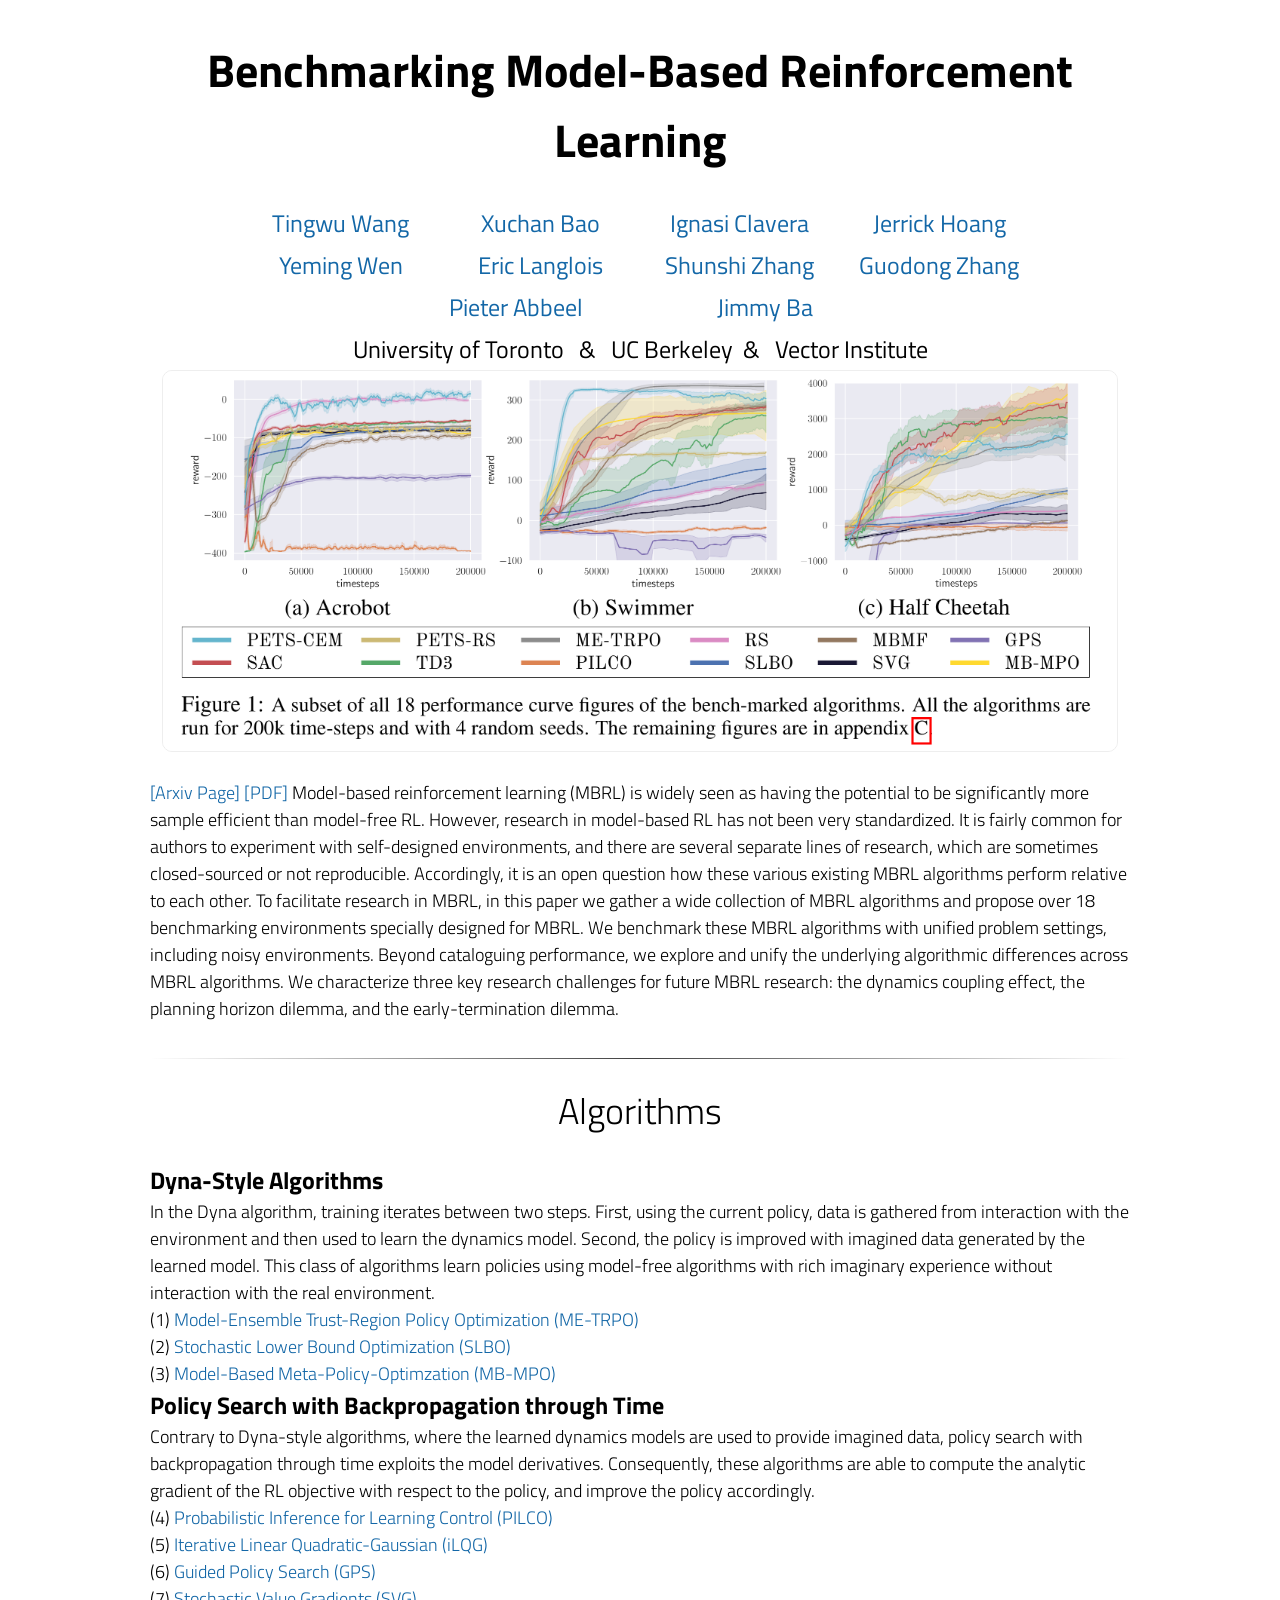
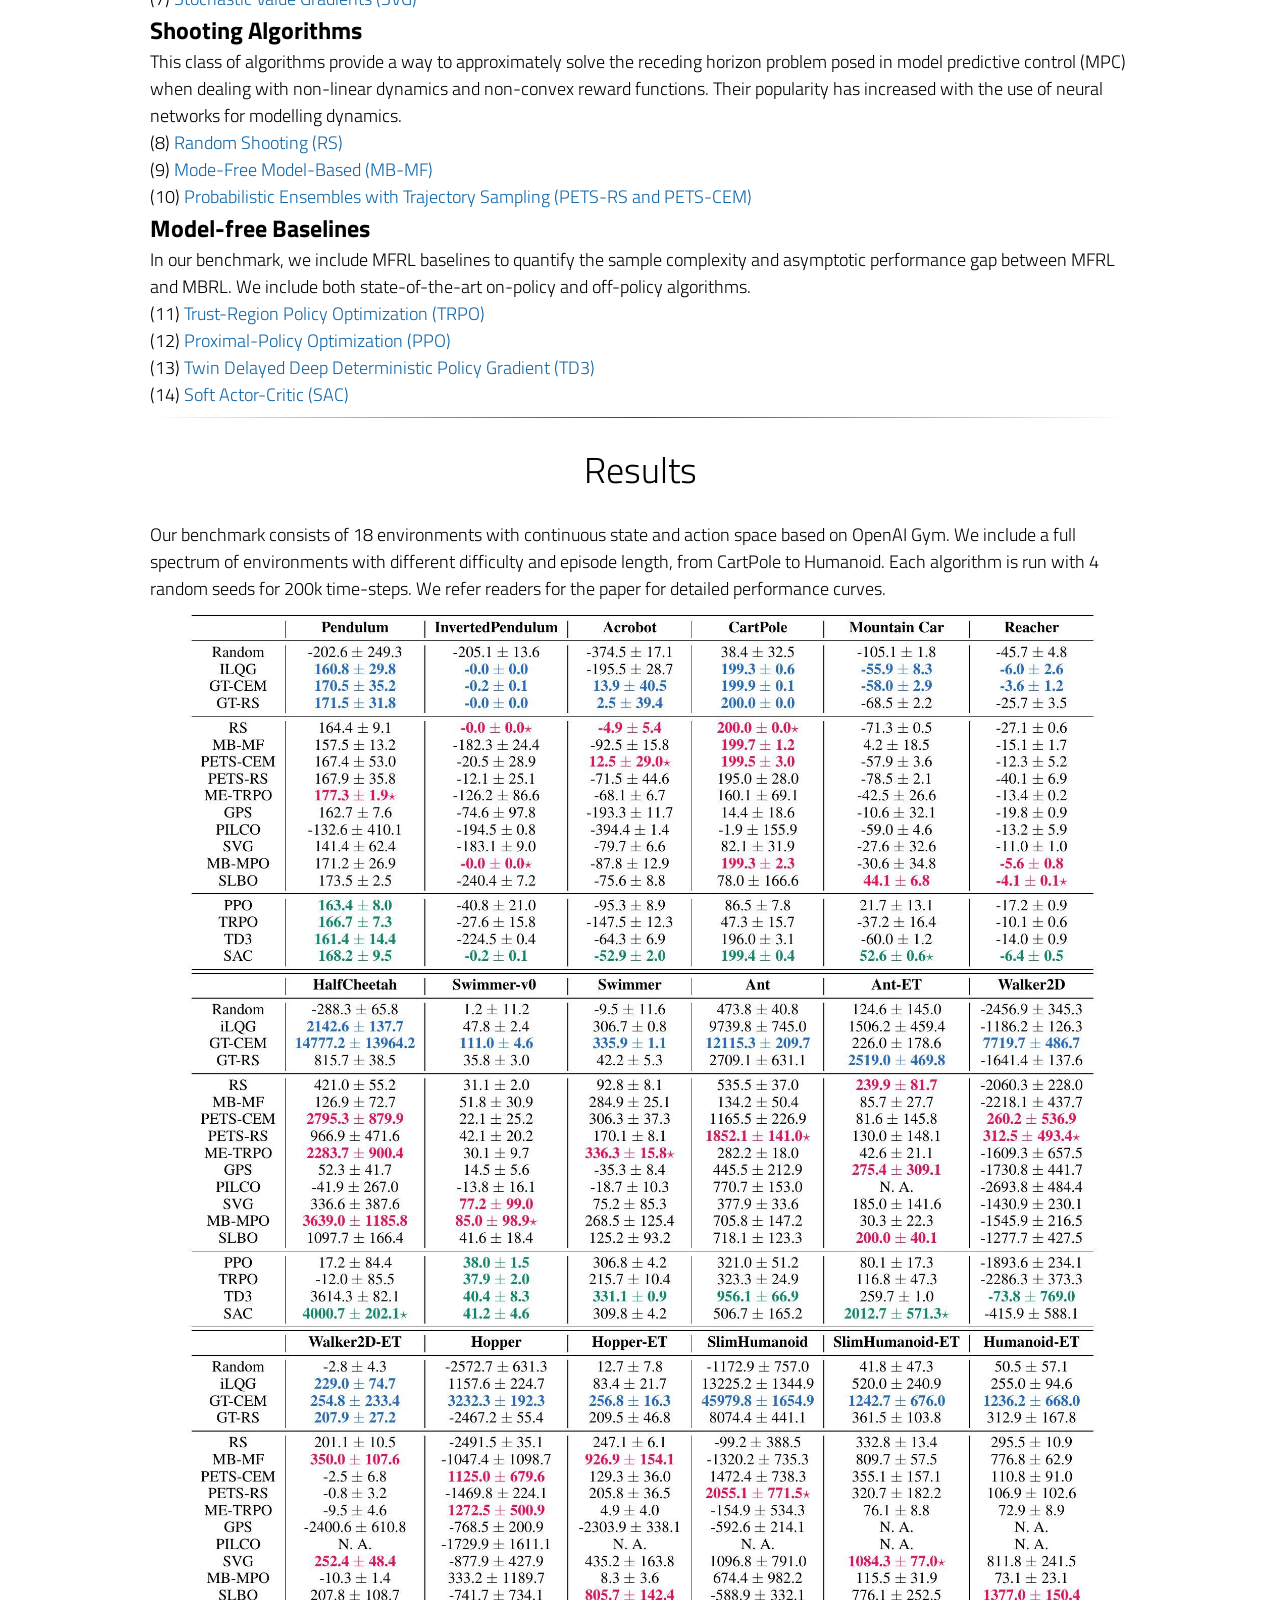
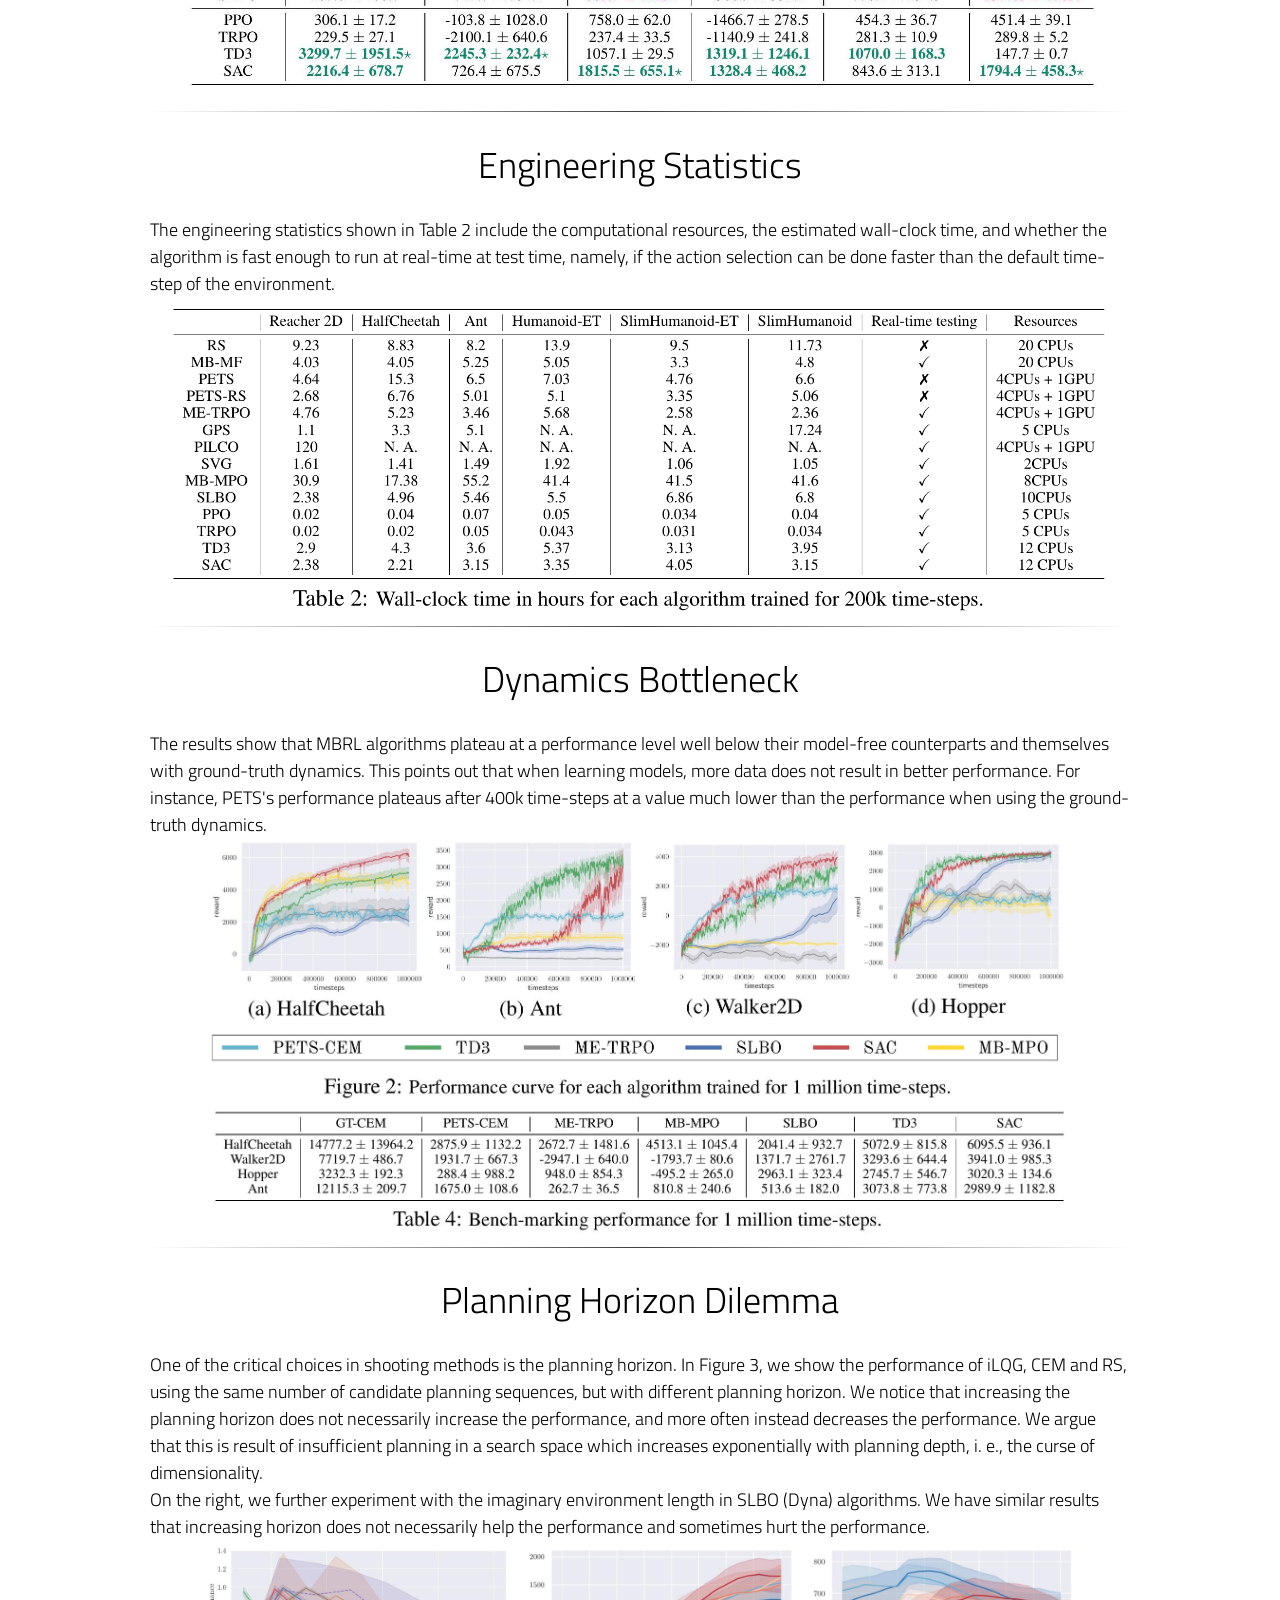
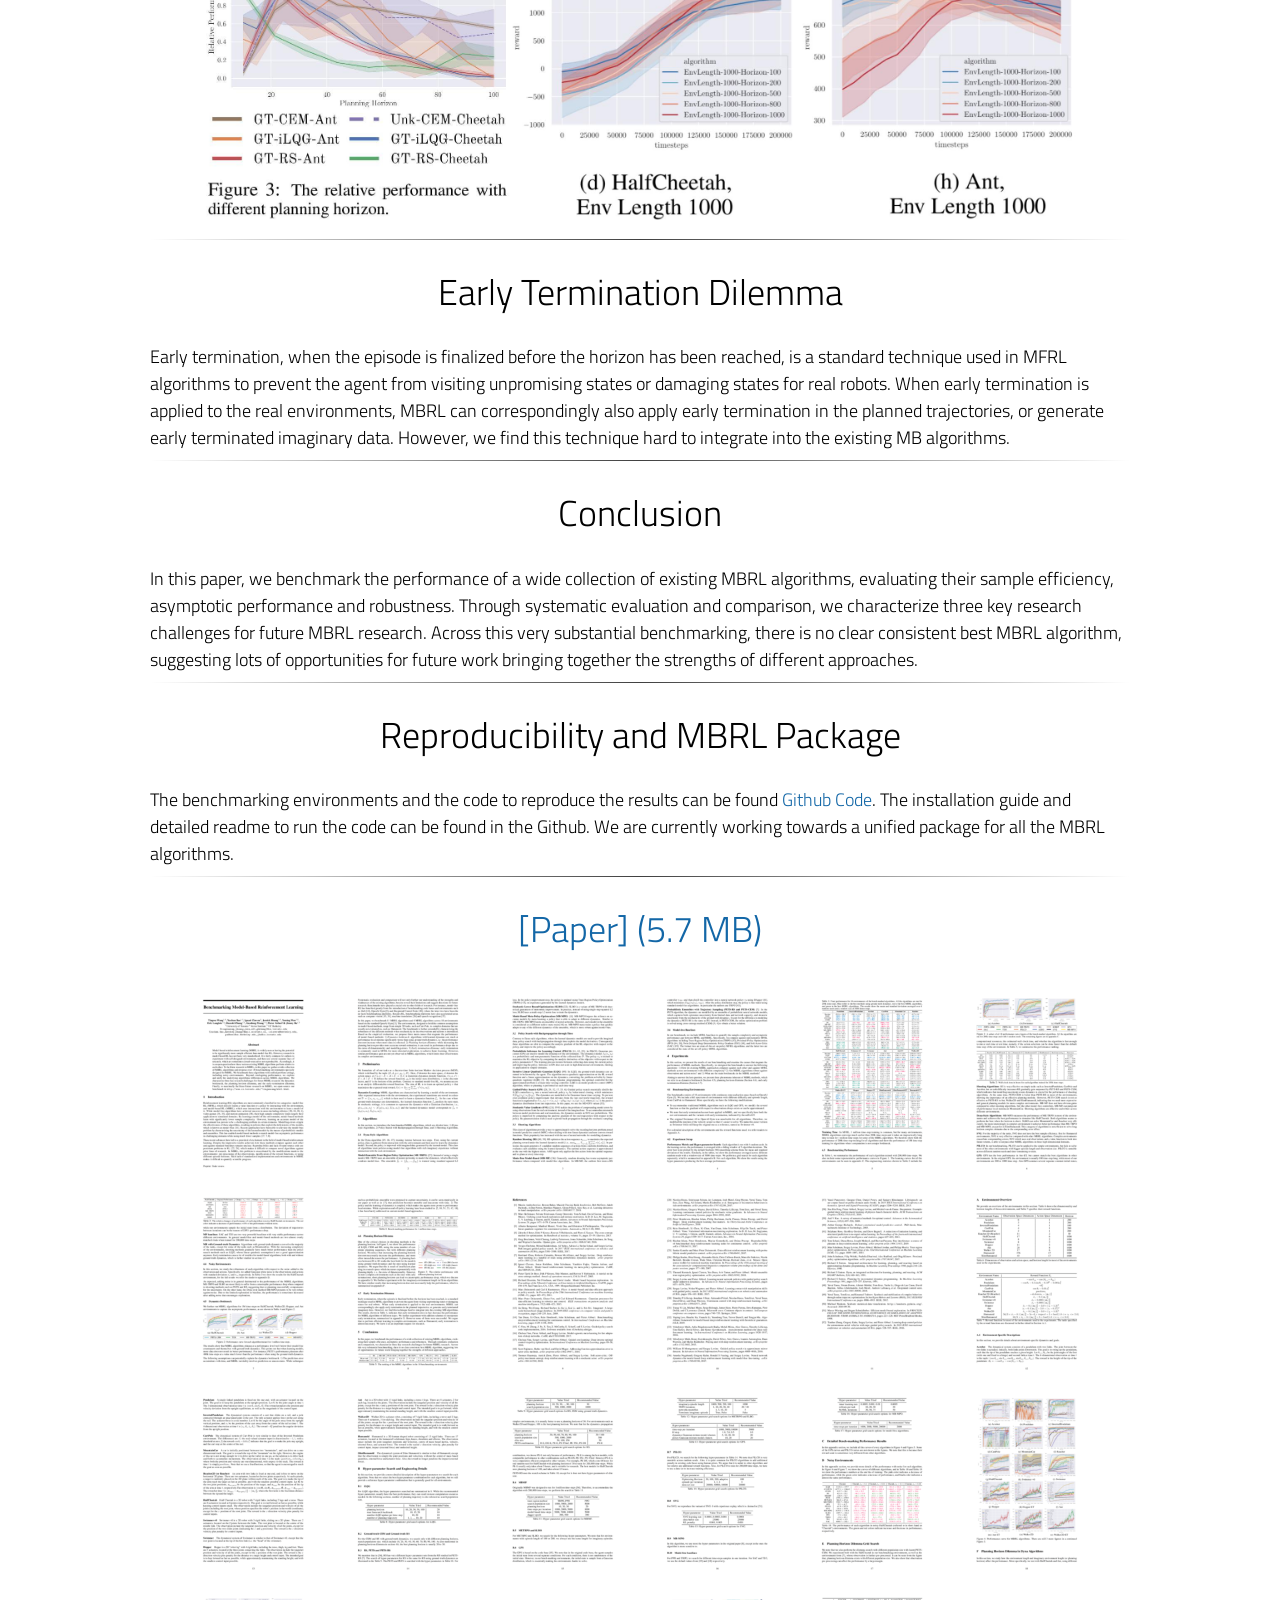
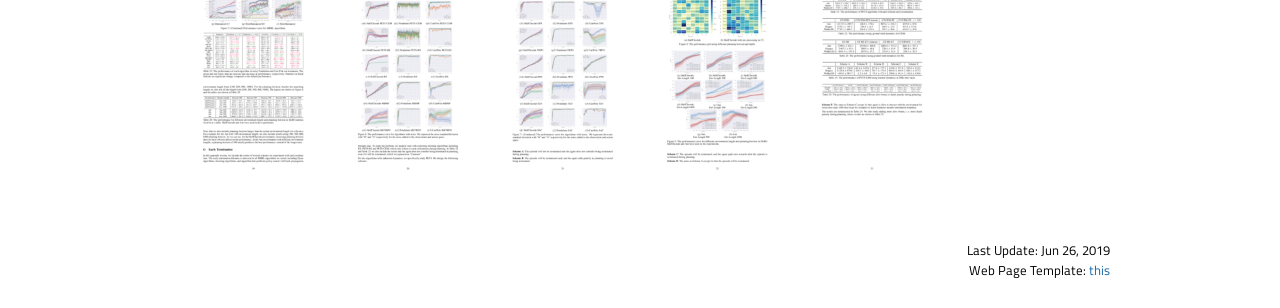
<file: mbrl/mbrl.html>
<!DOCTYPE HTML PUBLIC "-//W3C//DTD HTML 4.01 Transitional//EN">
<html>


	<style type="text/css">
body {
	font-family: "Titillium Web","HelveticaNeue-Light", "Helvetica Neue Light", "Helvetica Neue", Helvetica, Arial, "Lucida Grande", sans-serif;
	font-weight:300;
	font-size:18px;
	margin-left: auto;
	margin-right: auto;
	width: 980px;
}

  h1 {
	  font-weight:300;
  }

  .disclaimerbox {
	  background-color: #eee;
	  border: 1px solid #eeeeee;
	  border-radius: 10px ;
	  -moz-border-radius: 10px ;
	  -webkit-border-radius: 10px ;
	  padding: 20px;
  }

  video.header-vid {
	  height: 140px;
	  border: 1px solid black;
	  border-radius: 10px ;
	  -moz-border-radius: 10px ;
	  -webkit-border-radius: 10px ;
  }

  img.header-img {
	  height: 140px;
	  border: 1px solid black;
	  border-radius: 10px ;
	  -moz-border-radius: 10px ;
	  -webkit-border-radius: 10px ;
  }

  img.rounded {
	  border: 1px solid #eeeeee;
	  border-radius: 10px ;
	  -moz-border-radius: 10px ;
	  -webkit-border-radius: 10px ;
  }

  a:link,a:visited
	  {
		  color: #1367a7;
		  text-decoration: none;
	  }
	  a:hover {
		  color: #208799;
	  }

	  td.dl-link {
		  height: 160px;
		  text-align: center;
		  font-size: 22px;
	  }

	  .layered-paper-big { /* modified from: http://css-tricks.com/snippets/css/layered-paper/ */
		  box-shadow:
			  0px 0px 1px 1px rgba(0,0,0,0.35), /* The top layer shadow */
			  5px 5px 0 0px #fff, /* The second layer */
			  5px 5px 1px 1px rgba(0,0,0,0.35), /* The second layer shadow */
			  10px 10px 0 0px #fff, /* The third layer */
			  10px 10px 1px 1px rgba(0,0,0,0.35), /* The third layer shadow */
			  15px 15px 0 0px #fff, /* The fourth layer */
			  15px 15px 1px 1px rgba(0,0,0,0.35), /* The fourth layer shadow */
			  20px 20px 0 0px #fff, /* The fifth layer */
			  20px 20px 1px 1px rgba(0,0,0,0.35), /* The fifth layer shadow */
			  25px 25px 0 0px #fff, /* The fifth layer */
			  25px 25px 1px 1px rgba(0,0,0,0.35); /* The fifth layer shadow */
		  margin-left: 10px;
		  margin-right: 45px;
	  }


	  .layered-paper { /* modified from: http://css-tricks.com/snippets/css/layered-paper/ */
		  box-shadow:
			  0px 0px 1px 1px rgba(0,0,0,0.35), /* The top layer shadow */
			  5px 5px 0 0px #fff, /* The second layer */
			  5px 5px 1px 1px rgba(0,0,0,0.35), /* The second layer shadow */
			  10px 10px 0 0px #fff, /* The third layer */
			  10px 10px 1px 1px rgba(0,0,0,0.35); /* The third layer shadow */
		  margin-top: 5px;
		  margin-left: 10px;
		  margin-right: 30px;
		  margin-bottom: 5px;
	  }

	  .vert-cent {
		  position: relative;
		  top: 50%;
		  transform: translateY(-50%);
	  }

	  hr
	  {
		  border: 0;
		  height: 1px;
		  background-image: linear-gradient(to right, rgba(0, 0, 0, 0), rgba(0, 0, 0, 0.75), rgba(0, 0, 0, 0));
	  }
	</style>
	<!-- Start : Google Analytics Code -->
	<script>
		(function(i,s,o,g,r,a,m){i['GoogleAnalyticsObject']=r;i[r]=i[r]||function(){
			(i[r].q=i[r].q||[]).push(arguments)},i[r].l=1*new Date();a=s.createElement(o),
				m=s.getElementsByTagName(o)[0];a.async=1;a.src=g;m.parentNode.insertBefore(a,m)
		})(window,document,'script','//www.google-analytics.com/analytics.js','ga');
ga('create', 'UA-64069893-1', 'auto');
ga('send', 'pageview');
	</script>
	<!-- End : Google Analytics Code -->
	<link href='https://fonts.googleapis.com/css?family=Titillium+Web:400,600,400italic,600italic,300,300italic' rel='stylesheet' type='text/css'>
	<head>
		<title>Benchmarking Model-Based Reinforcement Learning</title>
		<meta property="og:description" content="Benchmarking Model-Based Reinforcement Learning"/>
	</head>

	<body>
		<br>
		<center><span style="font-size:46px;font-weight:bold;">Benchmarking Model-Based Reinforcement Learning</span></center>
		<br>

		<table align=center width=800px>
            <tr>
                <td align=center width=100px>
                    <center><span style="font-size:24px"><a href="http://www.cs.toronto.edu/~tingwuwang">Tingwu Wang</a></span></center></td>
                <td align=center width=100px>
                    <center><span style="font-size:24px"><a href="https://scholar.google.com/citations?user=gnBwBZ4AAAAJ&hl=en">Xuchan Bao</a></span></center></td>
                <td align=center width=100px>
                    <center><span style="font-size:24px"><a href="https://iclavera.github.io/">Ignasi Clavera</a></span></center></td>
                <td align=center width=100px>
                    <center><span style="font-size:24px"><a href="https://www.linkedin.com/in/jerrick-hoang-06093035/">Jerrick Hoang</a></span></center></td>
            </tr>

        </table>
        <table align=center width=800px>
            <tr>
                <td align=center width=100px>
                    <center><span style="font-size:24px"><a href="http://www.cs.toronto.edu/~ywen/">Yeming Wen</a></span></center></td>
                <td align=center width=100px>
                    <center><span style="font-size:24px"><a href="https://www.linkedin.com/in/edtsft/?originalSubdomain=ca">Eric Langlois</a></span></center></td>
                <td align=center width=100px>
                    <center><span style="font-size:24px"><a href="https://www.linkedin.com/in/matthew-zhang-218253140/?originalSubdomain=ca">Shunshi Zhang</a></span></center></td>
                <td align=center width=100px>
                    <center><span style="font-size:24px"><a href="http://www.cs.toronto.edu/~gdzhang/">Guodong Zhang</a></span></center></td>
            </tr>

        </table>
        <table align=center width=500px>
            <tr align=center>
                <td align=center width=100px>
                    <center><span style="font-size:24px"><a href="https://people.eecs.berkeley.edu/~pabbeel/">Pieter Abbeel</a></span></center></td>
                <td align=center width=100px>
                    <center><span style="font-size:24px"><a href="https://jimmylba.github.io/">Jimmy Ba</a></span></center></td>
            </tr>
        </table>
        <table align=center width=600px>
            <tr>
                <td align=center width=500px><center><span style="font-size:24px">
                            University of Toronto&nbsp;&nbsp;  &amp; &nbsp;&nbsp;UC Berkeley&nbsp;&nbsp;&amp; &nbsp;&nbsp;Vector Institute</span></center>
                </td>
            </tr>
		</table>
		</center>

		<table align=center width=1200px>
			<center><a href="mbbl_front.png"><img class="rounded" src="mbbl_front.png" height="380px"></img></a><br></center>
		</table>

		<br>
        <a href='https://arxiv.org/abs/1907.02057'>[Arxiv Page]</a> <a href='https://arxiv.org/pdf/1907.02057.pdf'>[PDF]</a> Model-based reinforcement learning (MBRL) is widely seen as having the potential to be significantly more sample efficient than model-free RL. 
		However, research in model-based RL has not been very standardized.
        It is fairly common for authors to experiment with self-designed environments, and there are several separate lines of research,
        which are sometimes closed-sourced or not reproducible.
        Accordingly, it is an open question how these various existing MBRL algorithms perform relative to each other.
		To facilitate research in MBRL,
		in this paper we gather a wide collection of MBRL algorithms and propose over 18 benchmarking environments specially designed for MBRL.
		We benchmark these MBRL algorithms with unified problem settings, including noisy environments.
        Beyond cataloguing performance, we explore and unify the underlying algorithmic differences across MBRL algorithms.
		We characterize three key research challenges for future MBRL research:
		the dynamics coupling effect,
		the planning horizon dilemma, and the early-termination dilemma.
		<br>
		<br>
		<hr>
		<center id="sourceCode"><h1>Algorithms</h1></center>
		<font size="5"><b>Dyna-Style Algorithms</b></font><br>
		In the Dyna algorithm, training iterates between two steps. First, using the current
		policy, data is gathered from interaction with the environment and then used to learn the dynamics
		model. Second, the policy is improved with imagined data generated by the learned model. This class
		of algorithms learn policies using model-free algorithms with rich imaginary experience without
		interaction with the real environment.<br>

		(1) <a href='https://arxiv.org/abs/1802.10592'>Model-Ensemble Trust-Region Policy Optimization (ME-TRPO)</a><br>
		(2) <a href='https://arxiv.org/abs/1807.03858'>Stochastic Lower Bound Optimization (SLBO)</a><br>
		(3) <a href='https://arxiv.org/abs/1809.05214'>Model-Based Meta-Policy-Optimzation (MB-MPO)</a><br>

		<font size="5"><b>Policy Search with Backpropagation through Time</b></font><br>
		Contrary to Dyna-style algorithms, where the learned dynamics models are used to provide imagined
		data, policy search with backpropagation through time exploits the model derivatives. Consequently,
		these algorithms are able to compute the analytic gradient of the RL objective with respect to the
		policy, and improve the policy accordingly.<br>

		(4) <a href='https://www.ias.informatik.tu-darmstadt.de/uploads/Publications/Deisenroth_ICML_2011.pdf'>Probabilistic Inference for Learning Control (PILCO)</a><br>
		(5) <a href='https://homes.cs.washington.edu/~todorov/papers/TassaIROS12.pdf'>Iterative Linear Quadratic-Gaussian (iLQG)</a><br>
		(6) <a href='http://rll.berkeley.edu/gps/'>Guided Policy Search (GPS)</a><br>
		(7) <a href='https://arxiv.org/abs/1510.09142'>Stochastic Value Gradients (SVG)</a><br>

		<font size="5"><b>Shooting Algorithms </b></font><br>
		This class of algorithms provide a way to approximately solve the receding horizon problem posed
		in model predictive control (MPC) when dealing with non-linear dynamics and non-convex reward
		functions. Their popularity has increased with the use of neural networks for modelling dynamics. <br>
		(8) <a href='http://www.anilvrao.com/Publications/ConferencePublications/trajectorySurveyAAS.pdf'>Random Shooting (RS)</a><br>
		(9) <a href='https://arxiv.org/abs/1708.02596'>Mode-Free Model-Based (MB-MF)</a><br>
		(10) <a href='https://arxiv.org/abs/1805.12114'>Probabilistic Ensembles with Trajectory Sampling (PETS-RS and PETS-CEM)</a><br>

		<font size="5"><b>Model-free Baselines</b></font><br>
		In our benchmark, we include MFRL baselines to quantify the sample complexity and asymptotic
		performance gap between MFRL and MBRL. 
		We include both state-of-the-art on-policy and off-policy algorithms. <br>
		(11) <a href='https://arxiv.org/abs/1502.05477'>Trust-Region Policy Optimization (TRPO)</a><br>
		(12) <a href='https://arxiv.org/abs/1707.06347'>Proximal-Policy Optimization (PPO)</a><br>
		(13) <a href='https://arxiv.org/pdf/1802.09477'>Twin Delayed Deep Deterministic Policy Gradient (TD3)</a><br>
		(14) <a href='https://arxiv.org/abs/1801.01290'>Soft Actor-Critic (SAC)</a><br>

		</hr>
		<hr>
		<center id="sourceCode"><h1>Results</h1></center>
		Our benchmark consists of 18 environments with continuous state and action space based on OpenAI
		Gym. We include a full spectrum of environments with different difficulty and episode length,
		from CartPole to Humanoid.
		Each algorithm is run with 4 random seeds for 200k time-steps.
		We refer readers for the paper for detailed performance curves.
        <table align=center width=1100px>
            <center><a href="mbbl_result_table.jpeg"><img src="mbbl_result_table.jpeg" height="1100px"></img></a><br></center>
        </table>
		</hr>
		
		</hr>
		<hr>
		<center id="sourceCode"><h1>Engineering Statistics</h1></center>
        The engineering statistics shown in Table 2 include the computational resources,
        the estimated wall-clock time, and whether the algorithm is fast enough
        to run at real-time at test time, namely, if the action selection can be done faster than the default
        time-step of the environment.
        <table align=center width=1100px>
            <center><a href="mbbl_stats.png"><img src="mbbl_stats.png" height="320px"></img></a><br></center>
        </table>
		</hr>

		<hr>
		<center id="sourceCode"><h1>Dynamics Bottleneck</h1></center>
		The results show that MBRL algorithms plateau at a performance level well below their model-free
		counterparts and themselves with ground-truth dynamics. This points out that when learning models,
		more data does not result in better performance. For instance, PETS's performance plateaus after
		400k time-steps at a value much lower than the performance when using the ground-truth dynamics.
        <table align=center width=1100px>
            <center><a href="1m_mbbl_result_table.jpeg"><img src="1m_mbbl_result_table.jpeg" height="400px"></img></a><br></center>
        </table>
		</hr>
		
		<hr>
		<center id="sourceCode"><h1>Planning Horizon Dilemma</h1></center>
		One of the critical choices in shooting methods is the
		planning horizon. In Figure 3, we show the performance
		of iLQG, CEM and RS, using the same number of candidate planning sequences, but with different planning
		horizon. We notice that increasing the planning horizon
		does not necessarily increase the performance, and more often instead decreases the performance. 
		We argue that this is result of insufficient planning in a search space which increases exponentially with
		planning depth, i. e., the curse of dimensionality. <br>
		On the right, we further experiment with the imaginary environment length in SLBO (Dyna) algorithms.
		We have similar results that increasing horizon does not necessarily help the performance and sometimes hurt the performance.
        <table align=center width=1100px>
            <center><a href="depth_dilemma.jpeg"><img src="depth_dilemma.jpeg" height="290px"></img></a><br></center>
        </table>
		</hr>
		
		<hr>
		<center id="sourceCode"><h1>Early Termination Dilemma</h1></center>
		Early termination, when the episode is finalized before the horizon has been reached, is a standard
		technique used in MFRL algorithms to prevent the agent from visiting unpromising states or damaging
		states for real robots. When early termination is applied to the real environments, MBRL can
		correspondingly also apply early termination in the planned trajectories, or generate early terminated
		imaginary data. However, we find this technique hard to integrate into the existing MB algorithms.
		</hr>

		<hr>
		<center id="sourceCode"><h1>Conclusion</h1></center>
		In this paper, we benchmark the performance of a wide collection of existing MBRL algorithms, evaluating their sample efficiency,
        asymptotic performance and robustness. Through systematic evaluation
		and comparison, we characterize three key research challenges for future MBRL research. Across
		this very substantial benchmarking, there is no clear consistent best MBRL algorithm, suggesting lots
		of opportunities for future work bringing together the strengths of different approaches.
		</hr>

		<hr>
		<center id="sourceCode"><h1>Reproducibility and MBRL Package</h1></center>
		The benchmarking environments and the code to reproduce the results can be found <a href='https://github.com/WilsonWangTHU/mbbl'>Github Code</a>.
        The installation guide and detailed readme to run the code can be found in the Github.
		We are currently working towards a unified package for all the MBRL algorithms.
		</hr>
		
		<hr>
        <center id="sourceCode"><h1><a href='mbrl.pdf'>[Paper] (5.7 MB)</a></h1></center>
        <table align=center width=1100px>
            <center><a href="mbbl_thumbnail.png"><img src="mbbl_thumbnail.png" height="800px"></img></a><br></center>
        </table>
		</hr>

        <table width="100%" cellspacing="0" cellpadding="20" border="0" align="center">
            <tbody><tr><td><br><p align="right"><font size="2">
                            Last Update: Jun 26, 2019<br>
                            Web Page Template: <a href="https://pathak22.github.io/noreward-rl/">this</a>
                        </font></p></td></tr>
            </tbody></table>

	</body>
</html>
</file>
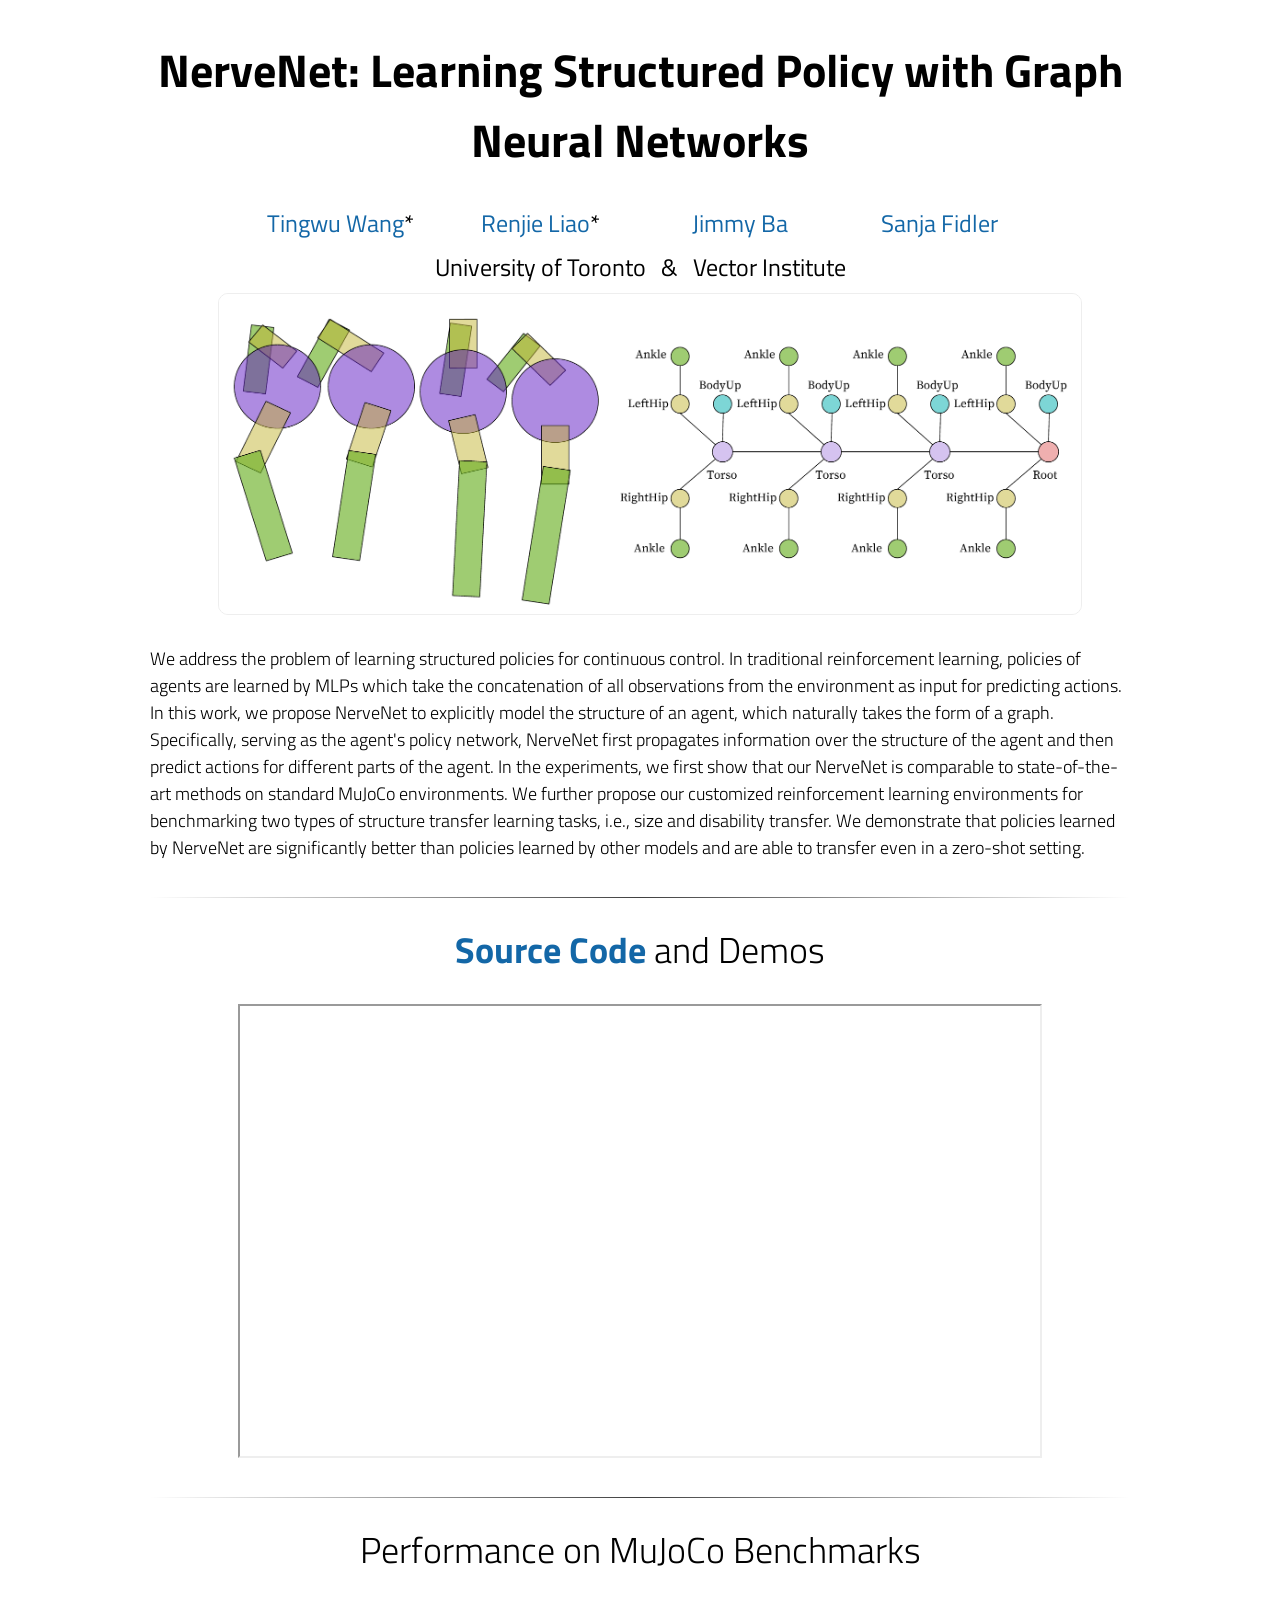
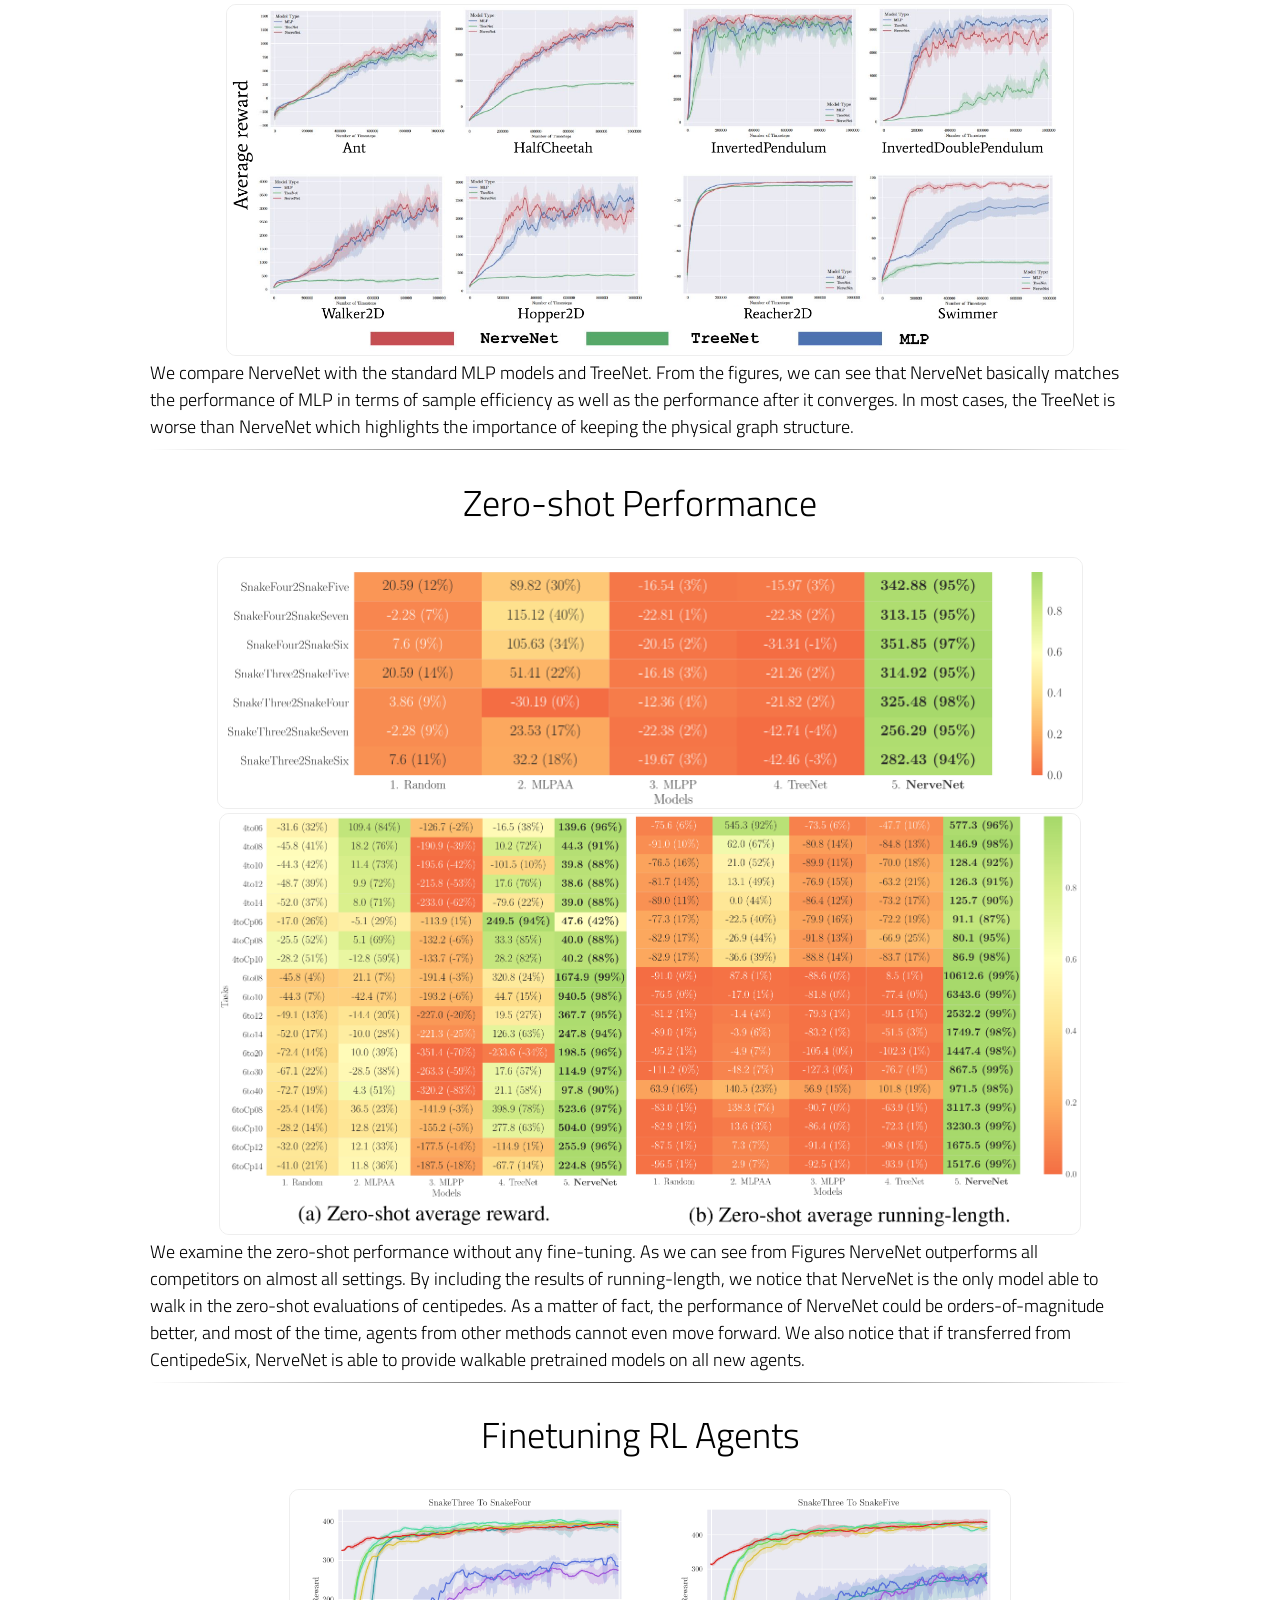
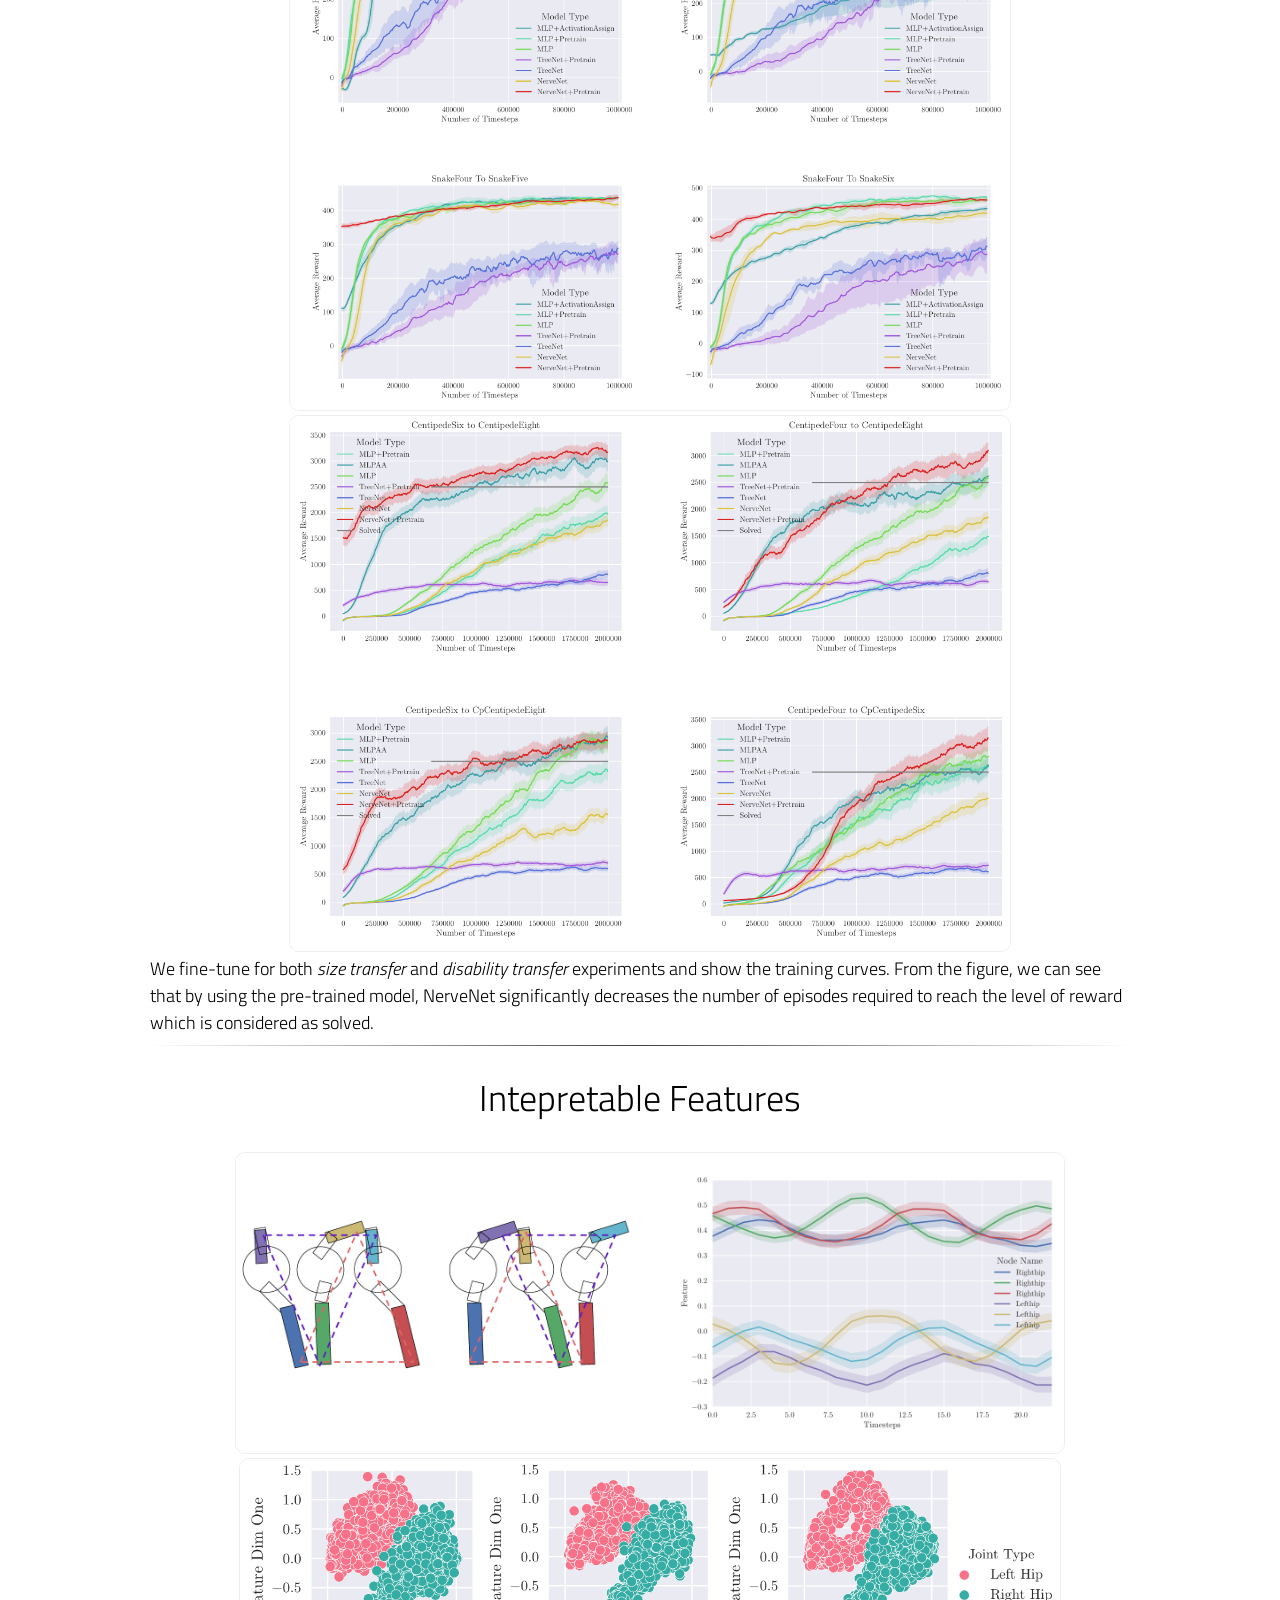
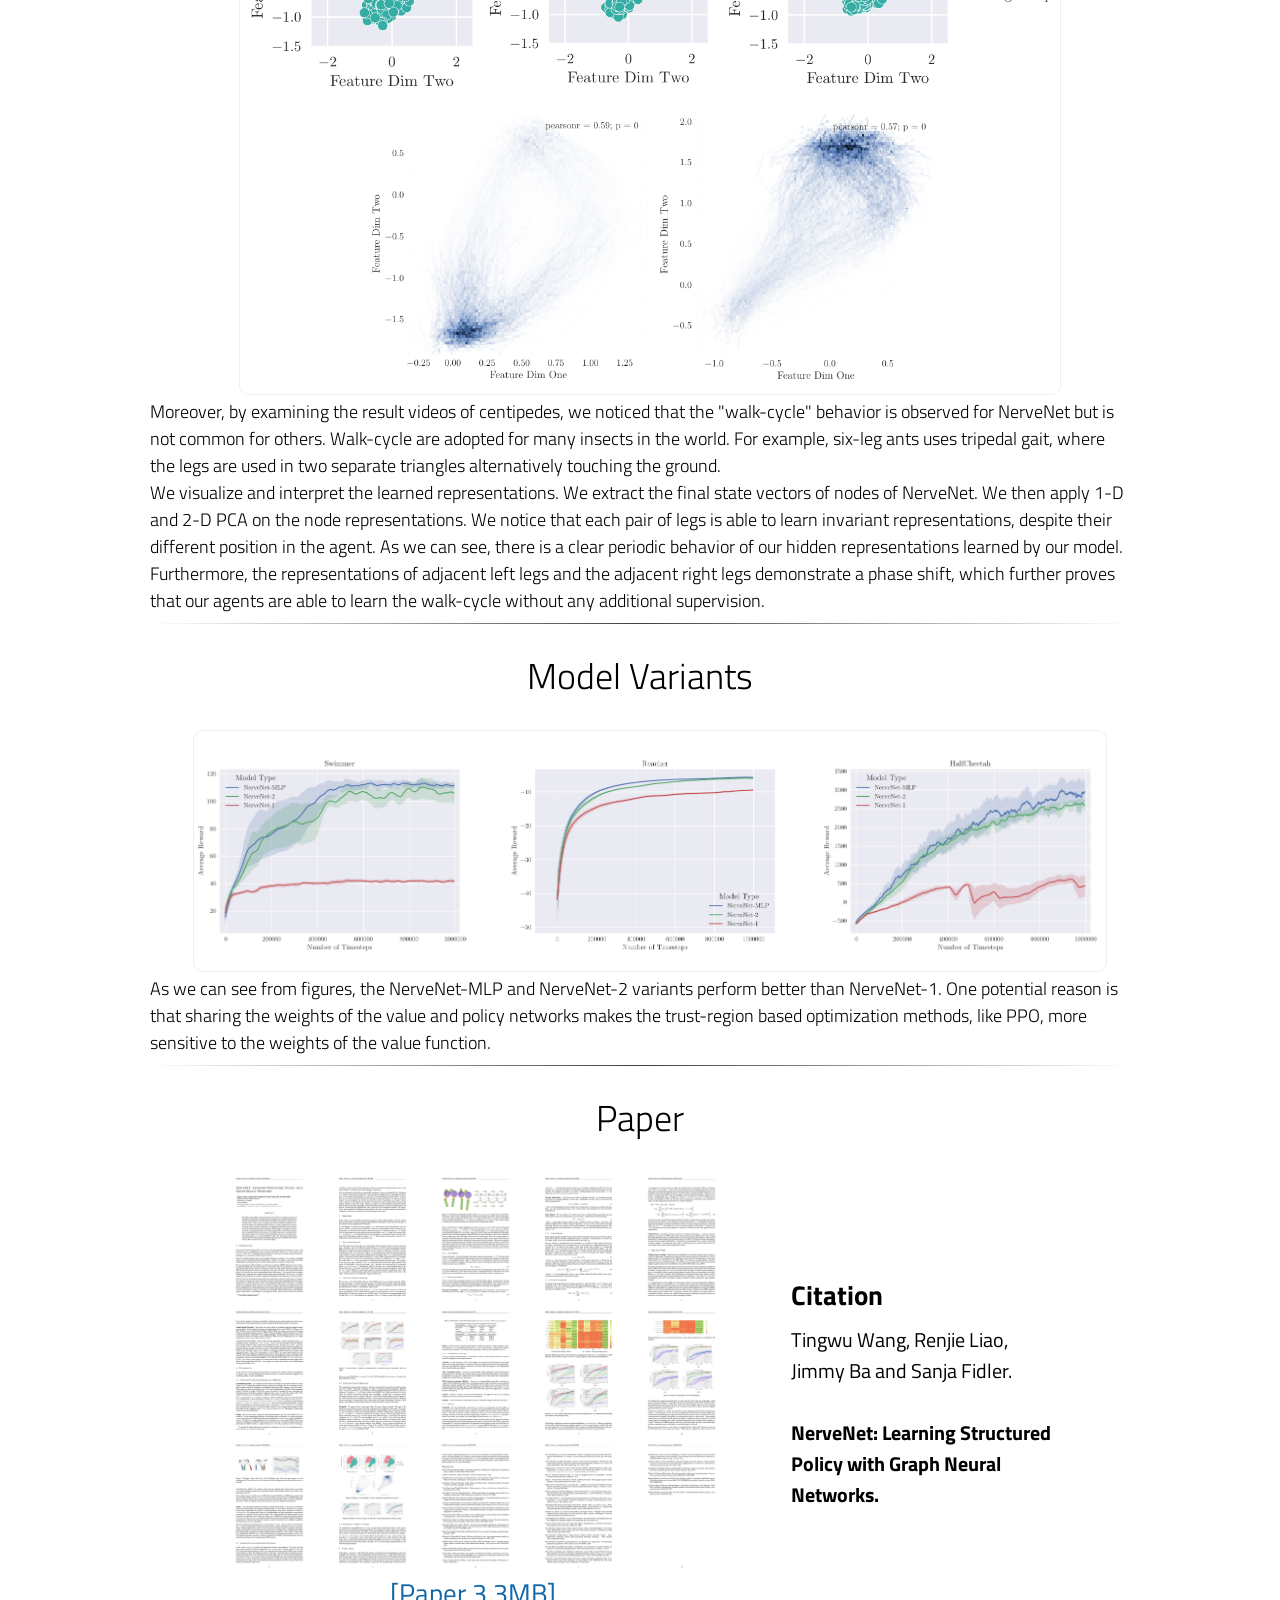
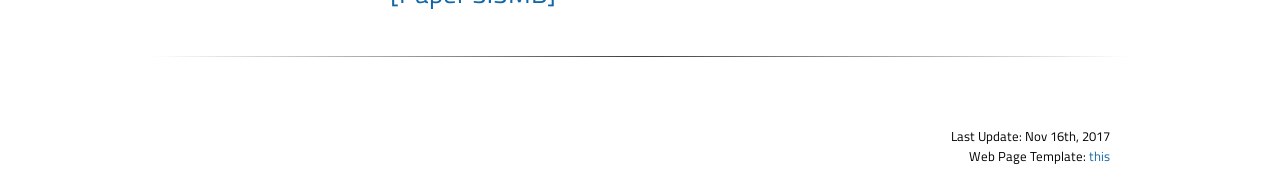
<file: nervenet/nervenet.html>
<!DOCTYPE HTML PUBLIC "-//W3C//DTD HTML 4.01 Transitional//EN">
<html>


<style type="text/css">
  body {
    font-family: "Titillium Web","HelveticaNeue-Light", "Helvetica Neue Light", "Helvetica Neue", Helvetica, Arial, "Lucida Grande", sans-serif;
    font-weight:300;
    font-size:18px;
    margin-left: auto;
    margin-right: auto;
    width: 980px;
  }

  h1 {
    font-weight:300;
  }

  .disclaimerbox {
    background-color: #eee;
    border: 1px solid #eeeeee;
    border-radius: 10px ;
    -moz-border-radius: 10px ;
    -webkit-border-radius: 10px ;
    padding: 20px;
  }

  video.header-vid {
    height: 140px;
    border: 1px solid black;
    border-radius: 10px ;
    -moz-border-radius: 10px ;
    -webkit-border-radius: 10px ;
  }

  img.header-img {
    height: 140px;
    border: 1px solid black;
    border-radius: 10px ;
    -moz-border-radius: 10px ;
    -webkit-border-radius: 10px ;
  }

  img.rounded {
    border: 1px solid #eeeeee;
    border-radius: 10px ;
    -moz-border-radius: 10px ;
    -webkit-border-radius: 10px ;
  }

  a:link,a:visited
  {
    color: #1367a7;
    text-decoration: none;
  }
  a:hover {
    color: #208799;
  }

  td.dl-link {
    height: 160px;
    text-align: center;
    font-size: 22px;
  }

  .layered-paper-big { /* modified from: http://css-tricks.com/snippets/css/layered-paper/ */
    box-shadow:
            0px 0px 1px 1px rgba(0,0,0,0.35), /* The top layer shadow */
            5px 5px 0 0px #fff, /* The second layer */
            5px 5px 1px 1px rgba(0,0,0,0.35), /* The second layer shadow */
            10px 10px 0 0px #fff, /* The third layer */
            10px 10px 1px 1px rgba(0,0,0,0.35), /* The third layer shadow */
            15px 15px 0 0px #fff, /* The fourth layer */
            15px 15px 1px 1px rgba(0,0,0,0.35), /* The fourth layer shadow */
            20px 20px 0 0px #fff, /* The fifth layer */
            20px 20px 1px 1px rgba(0,0,0,0.35), /* The fifth layer shadow */
            25px 25px 0 0px #fff, /* The fifth layer */
            25px 25px 1px 1px rgba(0,0,0,0.35); /* The fifth layer shadow */
    margin-left: 10px;
    margin-right: 45px;
  }


  .layered-paper { /* modified from: http://css-tricks.com/snippets/css/layered-paper/ */
    box-shadow:
            0px 0px 1px 1px rgba(0,0,0,0.35), /* The top layer shadow */
            5px 5px 0 0px #fff, /* The second layer */
            5px 5px 1px 1px rgba(0,0,0,0.35), /* The second layer shadow */
            10px 10px 0 0px #fff, /* The third layer */
            10px 10px 1px 1px rgba(0,0,0,0.35); /* The third layer shadow */
    margin-top: 5px;
    margin-left: 10px;
    margin-right: 30px;
    margin-bottom: 5px;
  }

  .vert-cent {
    position: relative;
      top: 50%;
      transform: translateY(-50%);
  }

  hr
  {
    border: 0;
    height: 1px;
    background-image: linear-gradient(to right, rgba(0, 0, 0, 0), rgba(0, 0, 0, 0.75), rgba(0, 0, 0, 0));
  }
</style>
<!-- Start : Google Analytics Code -->
  <script>
    (function(i,s,o,g,r,a,m){i['GoogleAnalyticsObject']=r;i[r]=i[r]||function(){
    (i[r].q=i[r].q||[]).push(arguments)},i[r].l=1*new Date();a=s.createElement(o),
    m=s.getElementsByTagName(o)[0];a.async=1;a.src=g;m.parentNode.insertBefore(a,m)
    })(window,document,'script','//www.google-analytics.com/analytics.js','ga');
    ga('create', 'UA-64069893-1', 'auto');
    ga('send', 'pageview');
  </script>
<!-- End : Google Analytics Code -->
<link href='https://fonts.googleapis.com/css?family=Titillium+Web:400,600,400italic,600italic,300,300italic' rel='stylesheet' type='text/css'>
  <head>
    <title>NerveNet: Learning Structured Policy with Graph Neural Networks</title>
    <meta property="og:description" content="NerveNet: Learning Structured Policy with Graph Neural Networks.Tingwu Wang*, Renjie Liao{Two authors contribute equally.}, Jimmy Ba, Sanja Fidler"/>
  </head>

  <body>
        <br>
        <center><span style="font-size:46px;font-weight:bold;">NerveNet: Learning Structured Policy with Graph Neural Networks</span></center>
        <br>

        <table align=center width=800px>
          <tr>
            <td align=center width=100px>
            <center><span style="font-size:24px"><a href="http://www.cs.toronto.edu/~tingwuwang">Tingwu Wang</a>*</span></center></td>
            <td align=center width=100px>
            <center><span style="font-size:24px"><a href="http://www.cs.toronto.edu/~rjliao/">Renjie Liao</a>*</span></center></td>
            <td align=center width=100px>
            <center><span style="font-size:24px"><a href="https://jimmylba.github.io/">Jimmy Ba</a></span></center></td>
            <td align=center width=100px>
            </center><span style="font-size:24px"><a href="www.cs.toronto.edu/~fidler/">Sanja Fidler</a></span></center></td>
          <tr/>
        </table>
        <table align=center width=500px>
          <tr>
            <td align=center width=500px><center><span style="font-size:24px">University of Toronto&nbsp;&nbsp; &amp; &nbsp;&nbsp;Vector Institute</span></center></td>
          <tr/>
        </table>
        </center>

        <table align=center width=1000px>
          <tr><td width=1000px>
            <center><a href="nervenet_title.png"><img class="rounded" src = "nervenet_title.png" height="320px"></img></a><br></center>
          </td></tr>
        </table>

        <br>
        We address the problem of learning structured policies for continuous control. In traditional reinforcement learning, policies of agents are learned by MLPs which take the concatenation of all observations from the environment as input for predicting actions. 
        In this work, we propose NerveNet to explicitly model the structure of an agent, which naturally takes the form of a graph.
        Specifically, serving as the agent's policy network, NerveNet first propagates information over the structure of the agent and then predict actions for different parts of the agent. 
        In the experiments, we first show that our NerveNet is comparable to state-of-the-art methods on standard MuJoCo environments. 
        We further propose our customized reinforcement learning environments for benchmarking two types of structure transfer learning tasks, i.e., size and disability transfer. We demonstrate that policies learned by NerveNet are significantly better than policies learned by other models and are able to transfer even in a zero-shot setting.
      <br>
      <br>
      <hr>
      <center id="sourceCode"><h1><b><a href="https://github.com/WilsonWangTHU/NerveNet">Source Code</a></b> and Demos</h1></center>
          <table width="600px" align="center">
          <tbody><tr><td width="600px" align="center">
                       <iframe width="800" height="450"
                           src="https://www.youtube.com/embed/ImSlirW1EI8">
                       </iframe> 
                  </td></tr>
          </tbody></table>
      <br>
      <hr>
        <center id="sourceCode"><h1>Performance on MuJoCo Benchmarks</h1></center>

        <table align=center width=1000px>
          <tr><td width=1000px>
            <center><a href="trad.png"><img class="rounded" src = "trad.png" height="350px"></img></a><br></center>
          </td></tr>
        </table>
        We compare NerveNet with the standard MLP models and TreeNet.
        From the figures, we can see that NerveNet basically matches the performance of MLP in terms of sample efficiency as well as the performance after it converges.
        In most cases, the TreeNet is worse than NerveNet which highlights the importance of keeping the physical graph structure.
      <br>
      <hr>
        <center id="sourceCode"><h1>Zero-shot Performance</h1></center>

        <table align=center width=1000px>
          <tr><td width=1000px>
            <center><a href="zeroshot_s.png"><img class="rounded" src = "zeroshot_s.png" height="250px"></img></a><br></center>
          </td></tr>

          <tr><td width=1000px>
            <center><a href="zeroshot_c.png"><img class="rounded" src = "zeroshot_c.png" height="420px"></img></a><br></center>
          </td></tr>
        </table>
        We examine the zero-shot performance without any fine-tuning.
        As we can see from Figures NerveNet outperforms all competitors on almost all settings.
        By including the results of running-length, we notice that NerveNet is the only model able to walk in the zero-shot evaluations of centipedes.
        As a matter of fact, the performance of NerveNet could be orders-of-magnitude better,
        and most of the time, agents from other methods cannot even move forward.
        We also notice that if transferred from CentipedeSix, NerveNet is able to provide walkable pretrained models on all new agents.
      <br>
      <hr>
        <center id="sourceCode"><h1>Finetuning RL Agents</h1></center>

        <table align=center width=1000px>
          <tr><td width=1000px>
            <center><a href="snake_finetue.png"><img class="rounded" src = "snake_finetue.png" height="520px"></img></a><br></center>
          </td></tr>
          <tr><td width=1000px>
            <center><a href="c_finetune.png"><img class="rounded" src = "c_finetune.png" height="535px"></img></a><br></center>
          </td></tr>
        </table>

        We fine-tune for both <em>size transfer</em> and <em>disability transfer</em> experiments and show the training curves.
        From the figure, we can see that by using the pre-trained model, NerveNet significantly decreases the number of episodes required to reach the level of reward which is considered as solved.
      <br>
      <hr>
        <center id="sourceCode"><h1>Intepretable Features</h1></center>
        <table align=center width=1000px>
          <tr><td width=1000px>
            <center><a href="walk-cycle.png"><img class="rounded" src = "walk-cycle.png" height="300px"></img></a><br></center>
          </td></tr>

          <tr><td width=1000px>
            <center><a href="feature_intrep.png"><img class="rounded" src = "feature_intrep.png" height="535px"></img></a><br></center>
          </td></tr>
        </table>

        Moreover, by examining the result videos of centipedes, we noticed that the "walk-cycle" behavior is observed for NerveNet but is not common for others.
        Walk-cycle are adopted for many insects in the world.
        For example, six-leg ants uses tripedal gait, where the legs are used in two separate triangles alternatively touching the ground.<br>

        We visualize and interpret the learned representations. We extract the final state vectors of nodes of NerveNet.
        We then apply 1-D and 2-D PCA on the node representations.
        We notice that each pair of legs is able to learn invariant representations, despite their different position in the agent.
        As we can see, there is a clear periodic behavior of our hidden representations learned by our model. Furthermore, the representations of adjacent left legs and the adjacent right legs demonstrate a phase shift, which further proves that our agents are able to learn the walk-cycle without any additional supervision.
      <br>

      <hr>
        <center id="sourceCode"><h1>Model Variants</h1></center>

        <table align=center width=1000px>
          <tr><td width=1000px>
            <center><a href="variant.png"><img class="rounded" src = "variant.png" height="240px"></img></a><br></center>
          </td></tr>
        </table>

        As we can see from figures, the NerveNet-MLP and NerveNet-2 variants perform better than NerveNet-1.
        One potential reason is that sharing the weights of the value and policy networks
        makes the trust-region based optimization methods, like PPO, more sensitive to the weights of the value function.
      <br>
      <hr>

        <table align=center width=850px>
          <center><h1>Paper</h1></center>
          <tr>
          <td width=400px align=left>
          <!-- <p style="margin-top:4px;"></p> -->
          <a><img style="height:400px" src="thumbnails_gnnrl.jpg"/></a>
          <center>
          <span style="font-size:20pt"><a href='https://openreview.net/pdf?id=S1sqHMZCb'>[Paper 3.3MB]</a>&nbsp;
          </center>
          </td>
          <td width=50px align=center>
          </td>
          <td width=450px align=left>
          <!-- <p style="margin-top:4px;"></p> -->
          <p style="text-align:left;"><b><span style="font-size:20pt">Citation</span></b><br/><span style="font-size:6px;">&nbsp;<br/></span> <span style="font-size:15pt">Tingwu Wang, Renjie Liao, Jimmy Ba and Sanja Fidler. <br><br><b>NerveNet: Learning Structured Policy with Graph Neural Networks.</b></span></p>
          </td>
          </tr>
          <tr>
          <td width=350px align=left>
          </td>
          <td width=100px align=center>
          </td>
          <td width=450px align=left>
            </td>
            </tr>
        </table>
      <br>
      <hr>

      <table width="100%" cellspacing="0" cellpadding="20" border="0" align="center">
          <tbody><tr><td><br><p align="right"><font size="2">
                          Last Update: Nov 16th, 2017<br>
                          Web Page Template: <a href="https://pathak22.github.io/noreward-rl/">this</a>
                      </font></p></td></tr>
          </tbody></table>

</body>
</html>
</file>
<file: style.css>
/* ===== CSS Custom Properties (Light Theme) ===== */
:root {
    --color-bg: #ffffff;
    --color-bg-secondary: #f8f9fa;
    --color-text: #000000;
    --color-text-secondary: #000000;
    --color-link: #1772d0;
    --color-link-hover: #f09228;
    --color-highlight: #a4133c;
    --color-border: #e0e0e0;
    --color-card-bg: #ffffff;
    --color-card-shadow: rgba(0, 0, 0, 0.08);
    --color-card-shadow-hover: rgba(0, 0, 0, 0.15);
    --color-control-bg: rgba(255, 255, 255, 0.95);
    --color-heading: #000000;
    --color-particle: rgba(23, 114, 208, 0.25);
    --color-particle-line: rgba(23, 114, 208, 0.08);
    --color-pill-bg: #f0f4f8;
    --color-pill-text: #1772d0;
    --img-drop-shadow: drop-shadow(0 8px 8px rgba(0, 0, 0, 0.8));
}

/* ===== Dark Theme ===== */
[data-theme="dark"] {
    --color-bg: #0d1117;
    --color-bg-secondary: #161b22;
    --color-text: #c9d1d9;
    --color-text-secondary: #8b949e;
    --color-link: #58a6ff;
    --color-link-hover: #f0a868;
    --color-highlight: #f2718f;
    --color-border: #30363d;
    --color-card-bg: #161b22;
    --color-card-shadow: rgba(0, 0, 0, 0.5);
    --color-card-shadow-hover: rgba(0, 0, 0, 0.7);
    --color-control-bg: rgba(22, 27, 34, 0.85);
    --color-heading: #f0f6fc;
    --color-particle: rgba(88, 166, 255, 0.30);
    --color-particle-line: rgba(88, 166, 255, 0.10);
    --color-pill-bg: #1f2933;
    --color-pill-text: #58a6ff;
    --img-drop-shadow: drop-shadow(0 6px 10px rgba(0, 0, 0, 0.6));
}

/* Smooth theme transition (skipped under reduced-motion further below) */
body {
    transition: background-color 0.3s ease, color 0.3s ease;
}

/* ===== Reset + Base ===== */
*, *::before, *::after {
    box-sizing: border-box;
}

html {
    scroll-behavior: smooth;
}

body {
    margin: 0;
    padding: 0;
    font-family: 'Titillium Web', Verdana, Helvetica, sans-serif;
    font-size: 16px;
    font-weight: 400;
    color: var(--color-text);
    background-color: var(--color-bg);
    line-height: 1.6;
}

a {
    color: var(--color-link);
    text-decoration: none;
    transition: color 0.2s ease;
}

strong {
    font-weight: 600;
}

a:focus, a:hover {
    color: var(--color-link-hover);
    text-decoration: none;
}

img {
    max-width: 100%;
    height: auto;
}

ul {
    padding-left: 1.2em;
}

/* ===== Particle Canvas ===== */
#particle-canvas {
    position: fixed;
    top: 0;
    left: 0;
    width: 100%;
    height: 100%;
    z-index: 0;
    pointer-events: none;
}

/* ===== Site Container ===== */
.site-container {
    position: relative;
    z-index: 1;
    max-width: 1060px;
    margin: 0 auto;
    padding: 0 1.5rem 2rem;
}

/* ===== Hero Section ===== */
.hero {
    padding: 2.5rem 0 1.5rem;
}

.hero-name {
    text-align: center;
    font-size: 2.8rem;
    font-weight: 600;
    margin: 0 0 0.3rem;
    color: var(--color-heading);
}

.hero-name img {
    height: 55px;
    vertical-align: middle;
    margin-left: 0.3rem;
}

.hero-contact {
    text-align: center;
    margin: 0.5rem 0 1rem;
    font-size: 0.95rem;
    color: var(--color-text-secondary);
}

.hero-links {
    text-align: center;
    margin: 0.8rem 0 2rem;
    font-size: 1.1rem;
    display: flex;
    justify-content: center;
    align-items: center;
    gap: 0.6rem;
    flex-wrap: wrap;
}

.hero-links img {
    width: 18px;
    height: 18px;
    vertical-align: middle;
}

.hero-links .link-sep {
    color: var(--color-text-secondary);
}

.hero-bio {
    display: flex;
    gap: 2rem;
    align-items: flex-start;
}

.hero-bio-text p:first-child {
    margin-top: 0;
}

.hero-bio-text {
    flex: 1;
    text-align: justify;
}

.hero-bio-photo {
    flex: 0 0 180px;
}

.hero-bio-photo img {
    width: 100%;
    border: 1px solid #201f1f;
    filter: var(--img-drop-shadow);
}

/* ===== Section Headings ===== */
.section-heading {
    font-family: 'Titillium Web', Verdana, Helvetica, sans-serif;
    font-size: 1.4rem;
    font-weight: 600;
    color: var(--color-heading);
    margin: 2.5rem 0 1rem;
}

.section-heading-row {
    display: flex;
    align-items: baseline;
    justify-content: space-between;
    flex-wrap: wrap;
    gap: 0.5rem;
    margin: 2.5rem 0 1rem;
}

.section-heading-row .section-heading {
    margin: 0;
    padding: 0;
    border: none;
}

.equal-contrib-note {
    font-size: 0.9rem;
    font-weight: 700;
}

/* ===== Publication Cards ===== */
.pub-card {
    display: flex;
    gap: 4rem;
    padding: 1.2rem 0;
}

.pub-card-thumb {
    flex: 0 0 25%;
    display: flex;
    flex-direction: column;
    align-items: center;
    justify-content: flex-start;
    gap: 1rem;
}

/* A lone thumb centers vertically against tall text (e.g. long author lists) */
.pub-card-thumb:has(> :only-child) {
    justify-content: center;
}

.pub-card-thumb img,
.pub-card-thumb video {
    width: 100%;
    border: none;
    filter: var(--img-drop-shadow);
    display: block;
}

.pub-card-info {
    flex: 1;
}

.pub-title {
    font-family: 'Titillium Web', Verdana, Helvetica, sans-serif;
    font-size: 1.1rem;
    font-weight: 600;
    margin: 0 0 0.4rem;
    color: var(--color-heading);
    line-height: 1.3;
}

.pub-authors {
    margin: 0 0 0.3rem;
    line-height: 1.5;
}

.pub-venue {
    font-style: italic;
    margin: 0 0 0.5rem;
    color: var(--color-text-secondary);
}

/* Award / selection highlights (e.g. Oral, Technical Papers Trailer) */
.pub-highlight {
    color: var(--color-highlight);
    font-style: normal;
}

.pub-links {
    display: flex;
    flex-wrap: wrap;
    gap: 0.4rem;
    margin-top: 0.5rem;
}

.pub-links a {
    display: inline-block;
    padding: 0.2rem 0.65rem;
    font-size: 0.85rem;
    font-weight: 600;
    border-radius: 999px;
    background: var(--color-pill-bg);
    color: var(--color-pill-text);
    transition: background-color 0.2s ease, color 0.2s ease;
}

.pub-links a:hover {
    background: var(--color-link);
    color: #ffffff;
}

.pub-note {
    font-size: 0.9rem;
    margin-top: 0.3rem;
    color: var(--color-text-secondary);
}

/* ===== Education Items ===== */
.edu-list {
    list-style: none;
    padding: 0;
}

.edu-item {
    display: flex;
    align-items: flex-start;
    gap: 0.8rem;
    padding: 0.8rem 0;
}

.edu-item img {
    width: 40px;
    height: 40px;
    flex-shrink: 0;
    margin-top: 0.2rem;
}

.edu-item-content {
    flex: 1;
}

.edu-item-row {
    display: flex;
    justify-content: space-between;
    flex-wrap: wrap;
    gap: 0.5rem;
}

.edu-item-row .date {
    color: var(--color-text-secondary);
    white-space: nowrap;
}

/* ===== Teaching / Tutorial Items ===== */
.teaching-list {
    list-style: disc;
    padding-left: 1.5em;
}

.teaching-list li {
    margin-bottom: 0.5rem;
}

.teaching-item-row {
    display: flex;
    justify-content: space-between;
    flex-wrap: wrap;
    gap: 0.5rem;
}

.teaching-item-row .date {
    color: var(--color-text-secondary);
    white-space: nowrap;
}

/* ===== About Myself ===== */
.about-section p {
    text-align: left;
}

.about-section .poem-img {
    height: 50px;
    vertical-align: middle;
}

.poem-translation {
    display: block;
    text-align: right;
    font-style: italic;
    margin-top: 0.5rem;
    color: var(--color-text-secondary);
}

/* ===== Footer ===== */
.site-footer {
    text-align: right;
    font-size: 0.85rem;
    color: var(--color-text-secondary);
    padding: 1.5rem 0;
    margin-top: 2rem;
    line-height: 1.7;
}

/* ===== Theme Toggle ===== */
.theme-toggle {
    position: fixed;
    top: 1.2rem;
    right: 1.2rem;
    z-index: 200;
    width: 42px;
    height: 42px;
    border-radius: 50%;
    border: 1px solid var(--color-border);
    background: var(--color-control-bg);
    backdrop-filter: blur(10px);
    -webkit-backdrop-filter: blur(10px);
    box-shadow: 0 2px 8px var(--color-card-shadow);
    color: var(--color-text);
    cursor: pointer;
    display: flex;
    align-items: center;
    justify-content: center;
    transition: background-color 0.2s ease, border-color 0.2s ease, color 0.2s ease;
}

.theme-toggle:hover {
    border-color: var(--color-link);
    color: var(--color-link);
}

.theme-toggle svg {
    position: absolute;
    inset: 0;
    margin: auto;
    width: 20px;
    height: 20px;
    transition: opacity 0.35s ease, transform 0.5s cubic-bezier(0.4, 0, 0.2, 1);
}

/* Sun = midday (light), Moon = midnight (dark); they rotate-crossfade on toggle */
.theme-toggle .icon-sun  { opacity: 1; transform: rotate(0deg) scale(1); }
.theme-toggle .icon-moon { opacity: 0; transform: rotate(90deg) scale(0.4); }
[data-theme="dark"] .theme-toggle .icon-sun  { opacity: 0; transform: rotate(-90deg) scale(0.4); }
[data-theme="dark"] .theme-toggle .icon-moon { opacity: 1; transform: rotate(0deg) scale(1); }

/* Black brush-art images (name calligraphy, poem) inverted to read on dark */
[data-theme="dark"] img[src$="tingwu.png"],
[data-theme="dark"] img[src$="poem.png"] {
    filter: invert(1);
}

[data-theme="dark"] .hero-bio-photo img {
    border-color: var(--color-border);
}

/* Logos/icons ship with baked-in (usually white) backgrounds that turn into
   boxes on a dark page. Sit them on a uniform white tile so every one reads
   correctly. Uses an outward box-shadow rather than padding, so the logo keeps
   its full size (the white extends outward instead of shrinking it inward). */
[data-theme="dark"] .edu-item img {
    background: #fff;
    border-radius: 6px;
    box-shadow: 0 0 0 4px #fff;
}

[data-theme="dark"] .hero-links img {
    background: #fff;
    border-radius: 4px;
    box-shadow: 0 0 0 3px #fff;
}

/* ===== Back-to-Top Button ===== */
.back-to-top {
    position: fixed;
    bottom: 2rem;
    right: 2rem;
    z-index: 200;
    width: 44px;
    height: 44px;
    border-radius: 50%;
    border: 1px solid var(--color-border);
    background: var(--color-control-bg);
    backdrop-filter: blur(10px);
    -webkit-backdrop-filter: blur(10px);
    box-shadow: 0 2px 8px var(--color-card-shadow);
    cursor: pointer;
    opacity: 0;
    visibility: hidden;
    transform: translateY(10px);
    transition: opacity 0.3s ease, visibility 0.3s ease, transform 0.3s ease,
                background-color 0.2s ease;
}

.back-to-top.visible {
    opacity: 1;
    visibility: visible;
    transform: translateY(0);
}

.back-to-top::before {
    content: '';
    display: block;
    width: 10px;
    height: 10px;
    border-top: 2px solid var(--color-text);
    border-left: 2px solid var(--color-text);
    transform: rotate(45deg) translate(2px, 2px);
    margin: auto;
}

.back-to-top:hover {
    background: var(--color-link);
    border-color: var(--color-link);
}

.back-to-top:hover::before {
    border-color: #ffffff;
}

/* ===== Scroll Animations ===== */
.animate-on-scroll {
    opacity: 0;
    transform: translateY(24px);
    transition: opacity 0.6s ease-out var(--anim-delay, 0ms),
                transform 0.6s ease-out var(--anim-delay, 0ms);
}

.animate-on-scroll.visible {
    opacity: 1;
    transform: translateY(0);
}

/* ===== Typing Robot ===== */
.typing-word {
    opacity: 0;
    transition: opacity 0.05s ease;
}

.typing-word.revealed {
    opacity: 1;
}

.typing-robot {
    display: inline-block;
    vertical-align: middle;
    margin-left: 2px;
}

@keyframes typing-robot-blink {
    0%, 45% { opacity: 1; }
    50%, 95% { opacity: 0; }
    100% { opacity: 1; }
}

@keyframes typing-robot-celebrate {
    0% { transform: translateY(0) rotate(0deg); opacity: 1; }
    30% { transform: translateY(-12px) rotate(0deg); }
    50% { transform: translateY(-12px) rotate(360deg); }
    70% { transform: translateY(0) rotate(360deg); }
    100% { transform: translateY(0) rotate(360deg); opacity: 0; }
}

.typing-robot.celebrate {
    animation: typing-robot-celebrate 1s ease forwards;
}

/* ===== Easter egg: G1 rescue-breathing video overlay ===== */
.egg-overlay {
    position: fixed;
    inset: 0;
    z-index: 1000;
    display: flex;
    flex-direction: column;
    align-items: center;
    justify-content: center;
    gap: 1rem;
    padding: 1.5rem;
    background: rgba(0, 0, 0, 0.82);
    backdrop-filter: blur(6px);
    -webkit-backdrop-filter: blur(6px);
    opacity: 0;
    animation: egg-in 0.3s ease forwards;
}

@keyframes egg-in { to { opacity: 1; } }

.egg-caption {
    margin: 0;
    color: #fff;
    font-size: 1.3rem;
    font-weight: 600;
    text-align: center;
    text-shadow: 0 2px 8px rgba(0, 0, 0, 0.6);
}

.egg-overlay video {
    max-width: min(90vw, 900px);
    max-height: 72vh;
    border-radius: 12px;
    box-shadow: 0 12px 40px rgba(0, 0, 0, 0.6);
    background: #000;
}

.egg-close {
    position: absolute;
    top: 1rem;
    right: 1.2rem;
    width: 40px;
    height: 40px;
    border-radius: 50%;
    border: none;
    background: rgba(255, 255, 255, 0.15);
    color: #fff;
    font-size: 1.6rem;
    line-height: 1;
    cursor: pointer;
}

.egg-close:hover { background: rgba(255, 255, 255, 0.3); }

.egg-hint {
    margin: 0;
    color: rgba(255, 255, 255, 0.7);
    font-size: 0.85rem;
}

/* ===== 3D tilt on publication thumbnails ===== */
.pub-card-thumb {
    transition: transform 0.18s ease;
    transform-style: preserve-3d;
}

/* ===== Responsive: Tablet (768px) ===== */
@media (max-width: 768px) {
    .hero-name {
        font-size: 2.2rem;
    }

    .hero-bio {
        flex-direction: column;
        align-items: center;
    }

    .hero-bio-photo {
        flex: 0 0 auto;
        width: 150px;
        order: -1;
    }

    .hero-bio-text {
        text-align: left;
    }

    .pub-card {
        flex-direction: column;
    }

    .pub-card-thumb {
        flex: none;
        width: 60%;
        margin: 0 auto;
    }
}

/* ===== Responsive: Mobile (480px) ===== */
@media (max-width: 480px) {
    .hero-name {
        font-size: 1.8rem;
    }

    .hero-name img {
        height: 40px;
    }

    .hero-links {
        font-size: 0.95rem;
        gap: 0.3rem;
    }

    .pub-card-thumb {
        width: 80%;
    }

    .pub-title {
        font-size: 1rem;
    }

    .site-container {
        padding: 0 1rem 1.5rem;
    }

    .edu-item {
        flex-direction: column;
        align-items: flex-start;
    }

    .section-heading {
        font-size: 1.2rem;
    }
}

/* ===== Reduced Motion ===== */
@media (prefers-reduced-motion: reduce) {
    html {
        scroll-behavior: auto;
    }

    body {
        transition: none;
    }

    .animate-on-scroll {
        opacity: 1;
        transform: none;
        transition: none;
    }


    #particle-canvas {
        display: none;
    }

    .back-to-top {
        transition: none;
    }

    .typing-word {
        opacity: 1 !important;
        transition: none;
    }

    .typing-robot {
        display: none;
    }

    .theme-toggle svg,
    .pub-card-thumb {
        transition: none;
    }

    .egg-overlay {
        animation: none;
        opacity: 1;
    }
}

/* ===== Print ===== */
@media print {
    #particle-canvas,
    .theme-toggle,
    .back-to-top,
    .typing-robot {
        display: none;
    }

    body {
        background: white;
        color: black;
    }

    a {
        color: #1772d0;
    }

    .pub-card {
        break-inside: avoid;
    }

    .animate-on-scroll {
        opacity: 1;
        transform: none;
    }
}
</file>
